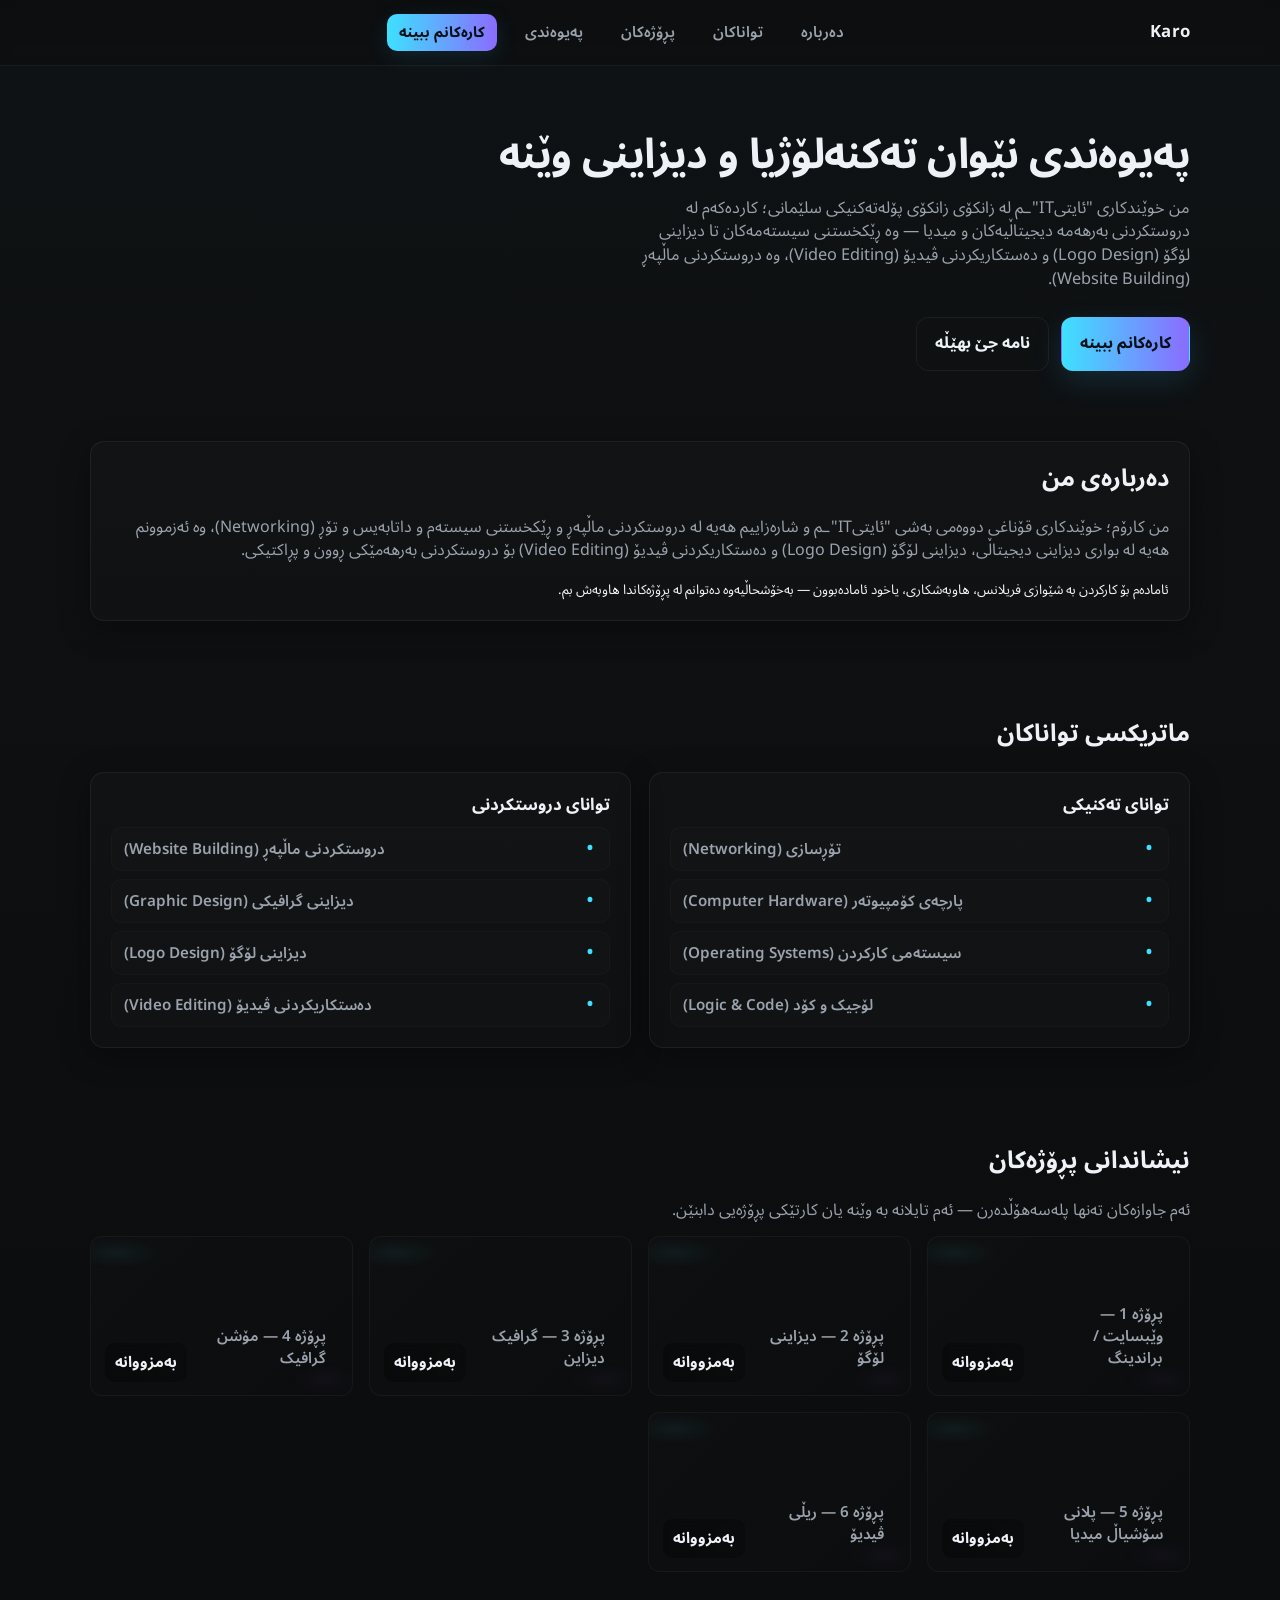
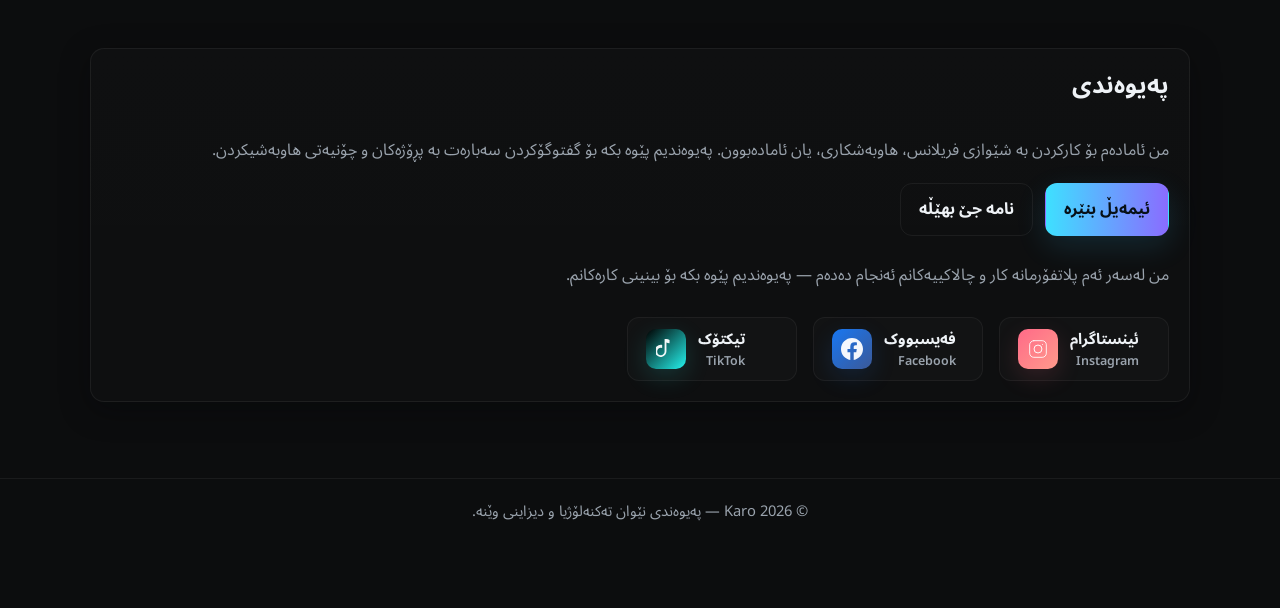
<file: Index.html>
<!doctype html>
<html lang="ku" dir="rtl">
<head>
  <meta charset="utf-8" />
  <meta name="viewport" content="width=device-width,initial-scale=1" />
  <title>KaroWeb</title>
  <link href="https://fonts.googleapis.com/css2?family=Noto+Sans+Arabic:wght@300;400;600;700&display=swap" rel="stylesheet">

  <style>
    :root{
      --bg:#0f1214; /* charcoal */
      --surface:#17191b;
      --muted:#9aa3ad;
      --text:#eef2f6;
      --accent:#3ee0ff; /* electric blue */
      --accent-2:#8a6cff; /* violet alternative */
      --radius:12px;
      --glass: rgba(255,255,255,0.03);
      --border: rgba(255,255,255,0.06);
      --max-width:1100px;
    }

    /* Basic reset & typography */
    *{box-sizing:border-box}
    html {scroll-behavior:smooth}
    body{
      margin:0;
      font-family: "Noto Sans Arabic", system-ui, -apple-system, "Segoe UI", Roboto, "Helvetica Neue", Arial;
      background:linear-gradient(180deg, var(--bg), #0c0d0e 60%);
      color:var(--text);
      -webkit-font-smoothing:antialiased;
      -moz-osx-font-smoothing:grayscale;
      line-height:1.45;
      padding-bottom:64px;
      direction: rtl;
    }

    /* Container */
    .container{
      width:90%;
      max-width:var(--max-width);
      margin:0 auto;
    }

    /* Header / Nav */
    header{
      position:sticky;
      top:0;
      z-index:60;
      backdrop-filter: blur(6px);
      background: linear-gradient(180deg, rgba(10,11,12,0.6), rgba(10,11,12,0.3));
      border-bottom: 1px solid var(--border);
    }
    .nav{
      display:flex;
      align-items:center;
      justify-content:space-between;
      gap:1rem;
      padding:14px 0;
    }
    .brand{
      font-weight:700;
      letter-spacing:0.2px;
      font-size:1.05rem;
      color:var(--text);
    }

    /* Desktop nav links */
    nav ul{
      display:flex;
      gap:18px;
      list-style:none;
      margin:0;
      padding:0;
      align-items:center;
      direction: rtl;
    }
    nav a{
      color:var(--muted);
      text-decoration:none;
      font-weight:600;
      font-size:0.95rem;
      padding:8px 10px;
      border-radius:8px;
      transition:all 220ms ease;
    }
    nav a:hover, nav a:focus{
      color:var(--text);
      background:linear-gradient(90deg, rgba(255,255,255,0.02), rgba(255,255,255,0.01));
      outline:none;
      box-shadow: 0 4px 18px rgba(62,224,255,0.06);
    }
    .cta-small{
      display:inline-block;
      padding:8px 12px;
      background:linear-gradient(90deg,var(--accent),var(--accent-2));
      color:#071017;
      font-weight:700;
      border-radius:10px;
      box-shadow: 0 6px 22px rgba(58,200,255,0.12);
      text-decoration:none;
      font-size:.92rem;
    }

    /* Mobile nav toggle */
    .mobile-toggle{
      display:none;
      background:none;
      border:0;
      color:var(--text);
      font-size:1.2rem;
    }

    /* Hero */
    .hero{
      padding:68px 0 42px;
      display:grid;
      grid-template-columns:1fr;
      gap:28px;
      align-items:center;
      text-align:right;
    }
    .hero-inner{
      display:flex;
      flex-direction:column;
      gap:20px;
      align-items:flex-start;
    }
    h1{
      margin:0;
      font-size:clamp(1.8rem, 4.6vw, 2.6rem);
      line-height:1.02;
      letter-spacing:-0.6px;
      color:var(--text);
      font-weight:700;
    }
    .sub{
      margin:0;
      color:var(--muted);
      font-size:1.02rem;
      max-width:62ch;
    }
    .hero-actions{
      display:flex;
      gap:12px;
      align-items:center;
      margin-top:6px;
      flex-wrap:wrap;
      justify-content:flex-start;
    }
    .btn{
      display:inline-flex;
      align-items:center;
      gap:10px;
      padding:14px 18px;
      border-radius:12px;
      font-weight:700;
      cursor:pointer;
      border:1px solid transparent;
      background:linear-gradient(90deg,var(--accent),var(--accent-2));
      color:#071017;
      text-decoration:none;
      transition:transform 200ms ease, box-shadow 200ms ease;
      box-shadow: 0 10px 30px rgba(58,200,255,0.14);
    }
    .btn.secondary{
      background:transparent;
      color:var(--text);
      border:1px solid var(--border);
      box-shadow:none;
    }
    .btn:active{transform:translateY(1px)}
    .btn:hover{transform:translateY(-3px)}

    /* Sections */
    section{
      padding:28px 0 48px;
      border-radius: var(--radius);
    }
    .card{
      background: linear-gradient(180deg, rgba(255,255,255,0.015), rgba(255,255,255,0.01));
      border: 1px solid var(--border);
      padding:20px;
      border-radius:14px;
      box-shadow: 0 8px 30px rgba(2,6,8,0.35);
    }

    /* About */
    .about{
      display:grid;
      grid-template-columns:1fr;
      gap:18px;
    }
    .about p{
      margin:0;
      color:var(--muted);
      font-size:1rem;
      text-align:right;
    }

    /* Skills matrix */
    .skills{
      display:grid;
      gap:18px;
      grid-template-columns:repeat(2, 1fr);
    }
    .skill-column h3{
      margin:0 0 10px 0;
      color:var(--text);
      font-size:1.05rem;
      text-align:right;
    }
    .skill-list{
      display:grid;
      gap:8px;
    }
    .skill{
      display:flex;
      gap:12px;
      align-items:center;
      padding:10px 12px;
      border-radius:10px;
      background:rgba(255,255,255,0.012);
      border:1px solid rgba(255,255,255,0.02);
      color:var(--muted);
      font-weight:600;
      font-size:0.95rem;
      transition:transform 180ms ease, box-shadow 180ms ease;
      justify-content:space-between;
    }
    .skill::before{
      content:'•';
      color:var(--accent);
      font-weight:900;
      margin-left:2px;
      margin-right:4px;
      transform:translateY(-1px);
    }
    .skill:hover{transform:translateY(-4px); box-shadow: 0 8px 20px rgba(62,224,255,0.06)}

    /* Portfolio */
    .portfolio-grid{
      display:grid;
      gap:16px;
      grid-template-columns:repeat(auto-fit, minmax(220px, 1fr));
      align-items:stretch;
    }
    .proj{
      min-height:160px;
      border-radius:12px;
      overflow:hidden;
      position:relative;
      display:flex;
      align-items:flex-end;
      padding:14px;
      color:var(--text);
      text-decoration:none;
      border:1px solid rgba(255,255,255,0.04);
      transition:transform 240ms cubic-bezier(.2,.9,.3,1), box-shadow 240ms ease;
      background:linear-gradient(135deg, rgba(255,255,255,0.01), rgba(255,255,255,0.005));
      text-align:right;
    }
    .proj .meta{
      z-index:2;
      backdrop-filter: blur(4px);
      background: linear-gradient(90deg, rgba(0,0,0,0.28), rgba(0,0,0,0.18));
      padding:8px 10px;
      border-radius:10px;
      font-weight:700;
      font-size:0.95rem;
      margin-right:6px;
    }
    .proj::after{
      content:'';
      position:absolute;
      inset:0;
      transition:opacity 300ms ease, transform 300ms ease;
      border-radius:12px;
      z-index:0;
      background:
        radial-gradient(600px 200px at 10% 10%, rgba(62,224,255,0.06), transparent 8%),
        radial-gradient(400px 180px at 90% 90%, rgba(138,108,255,0.04), transparent 10%);
      opacity:1;
    }
    .proj:hover{
      transform:translateY(-8px) scale(1.01);
      box-shadow: 0 30px 60px rgba(0,0,0,0.6), 0 8px 28px rgba(62,224,255,0.06);
    }

    .placeholder{
      display:flex;
      align-items:center;
      justify-content:flex-end;
      color:var(--muted);
      font-weight:600;
      font-size:0.95rem;
      z-index:1;
      padding:12px;
    }

    /* Social Card Styles */
    .sm-links {
      display: flex;
      gap: 16px;
      align-items: center;
      justify-content: flex-start;
      direction: rtl;
      flex-wrap: wrap;
      margin-top: 14px;
    }
    .sm-link {
      display: inline-flex;
      align-items: center;
      gap: 12px;
      padding: 10px 18px;
      border-radius: 12px;
      background: rgba(255, 255, 255, 0.02);
      color: var(--text);
      text-decoration: none;
      border: 1px solid rgba(255, 255, 255, 0.05);
      transition: transform 180ms ease, box-shadow 180ms ease, background 180ms ease;
      font-weight: 700;
      font-size: 0.95rem;
      flex-direction: row-reverse;
      min-width: 170px;
    }
    .sm-link .icon {
      width: 40px;
      height: 40px;
      min-width: 40px;
      min-height: 40px;
      display: inline-grid;
      place-items: center;
      border-radius: 10px;
    }
    .sm-link.instagram .icon {
      background: linear-gradient(135deg, #ff6a88, #ff9a8b);
      color: #fff;
      box-shadow: 0 8px 24px rgba(255, 106, 136, 0.15);
    }
    .sm-link.facebook .icon {
      background: linear-gradient(135deg, #1877f2, #3b5998);
      color: #fff;
      box-shadow: 0 8px 24px rgba(24, 119, 242, 0.15);
    }
    .sm-link.tiktok .icon {
      background: linear-gradient(135deg, #000000, #25f4ee);
      color: #fff;
      box-shadow: 0 8px 24px rgba(37, 244, 238, 0.15);
    }
    .sm-link .label {
      text-align: right;
      display: block;
      color: var(--text);
    }
    .sm-link .label small {
      display: block;
      color: var(--muted);
      font-weight: 600;
      font-size: 0.78rem;
      margin-top: 2px;
    }
    .sm-link:hover, .sm-link:focus {
      transform: translateY(-4px);
      box-shadow: 0 15px 35px rgba(0, 0, 0, 0.4), 0 4px 18px rgba(255, 255, 255, 0.02);
      background: rgba(255, 255, 255, 0.04);
      outline: none;
    }

    /* Footer */
    footer{
      margin-top:28px;
      padding:22px 0;
      color:var(--muted);
      font-size:0.92rem;
      text-align:center;
      border-top:1px solid var(--border);
      background:transparent;
      position:relative;
    }
    footer a{ color:var(--muted); text-decoration:none; font-weight:600 }
    footer a:hover{ color:var(--text); text-decoration:underline }

    /* Responsive */
    @media (max-width:880px){
      .skills{ grid-template-columns:1fr; }
      .hero{ padding:44px 0 24px }
      nav ul{ display:none }
      .mobile-toggle{ display:inline-flex; align-items:center; gap:8px }
      .mobile-nav{
        display:block;
        width:100%;
        position:relative;
      }
      .mobile-nav.open{ display:block }
      .mobile-menu{
        display:flex;
        flex-direction:column;
        gap:8px;
        margin-top:10px;
        padding:12px;
        background:var(--glass);
        border-radius:10px;
        border:1px solid var(--border);
        text-align:right;
      }
      .hero{ gap:16px }
      .hero-inner { align-items:stretch }
      .placeholder{ justify-content:center }
      .sm-links{ width:100%; justify-content:flex-start; gap:12px }
      .sm-link{ width:100%; justify-content:space-between; padding:12px }
    }

    /* Accessibility focus */
    a:focus, button:focus { outline: 3px solid rgba(62,224,255,0.12); outline-offset:3px }

    /* Reduced motion preference */
    @media (prefers-reduced-motion: reduce){
      *{ transition:none!important; animation:none!important }
    }
  </style>
</head>
<body>
  <header>
    <div class="container nav" role="navigation" aria-label="ڕێنمای سەرەکی">
      <div class="brand">Karo</div>

      <nav aria-label="دەستپێک" class="desktop-nav">
        <ul>
          <li><a href="#about">دەربارە</a></li>
          <li><a href="#skills">تواناکان</a></li>
          <li><a href="#portfolio">پڕۆژەکان</a></li>
          <li><a href="#contact">پەیوەندی</a></li>
          <li><a class="cta-small" href="#portfolio">کارەکانم ببینە</a></li>
        </ul>
      </nav>

      <div class="mobile-nav" id="mobileNav">
        <button class="mobile-toggle" id="navToggle" aria-expanded="false" aria-controls="mobileMenu" aria-label="گۆڕینی ناوبار">
          ☰
        </button>
        <div id="mobileMenu" class="mobile-menu" style="display:none">
          <a href="#about">دەربارە</a>
          <a href="#skills">تواناکان</a>
          <a href="#portfolio">پڕۆژەکان</a>
          <a href="#contact">پەیوەندی</a>
          <a class="cta-small" href="#portfolio" style="align-self:flex-start; margin-top:6px">کارەکانم ببینە</a>
        </div>
      </div>
    </div>
  </header>

  <main class="container" role="main">
    <section class="hero" aria-labelledby="hero-heading">
      <div class="hero-inner">
        <h1 id="hero-heading">پەیوەندی نێوان تەکنەلۆژیا و دیزاینی وێنە</h1>
        <p class="sub">من خوێندکارى "ئایتیIT"ـم لە زانکۆى زانکۆی پۆلەتەکنیکی سلێمانی؛ کاردەکەم لە دروستکردنی بەرهەمە دیجیتاڵیەکان و میدیا — وە ڕێکخستنی سیستەمەکان تا دیزاینی لۆگۆ (Logo Design) و دەستکاریکردنی ڤیدیۆ (Video Editing)،  وە دروستکردنی ماڵپەڕ (Website Building).</p>
        <div class="hero-actions">
          <a class="btn" href="#portfolio">کارەکانم ببینە</a>
          <a class="btn secondary" href="https://wa.me/9647710781414?text=سڵاو%20کارۆ،%20دەمەوێت%20سەبارەت%20بە%20پڕۆژەیەک%20قسە%20بکەین" target="_blank" rel="noopener">نامە جێ بهێڵە</a>
        </div>
      </div>
    </section>

    <section id="about" aria-labelledby="about-heading">
      <div class="card">
        <h2 id="about-heading" style="margin-top:0">دەربارەی من</h2>
        <div class="about">
          <p>
           من کارۆم؛ خوێندکاری قۆناغی دووەمی بەشی "ئایتیIT"ـم و شارەزاییم هەیە لە دروستکردنی ماڵپەڕ و ڕێکخستنی سیستەم و داتابەیس و تۆڕ (Networking)، وە ئەزموونم هەیە لە بواری دیزاینی دیجیتاڵی، دیزاینی لۆگۆ (Logo Design) و دەستکاریکردنی ڤیدیۆ (Video Editing) بۆ دروستکردنی بەرهەمێکی ڕوون و پڕاکتیکی.
          </p>
          <small class="muted"> ئامادەم بۆ کارکردن بە شێوازی فریلانس، هاوبەشکاری، یاخود ئامادەبوون — بەخۆشحاڵیەوە دەتوانم لە پڕۆژەکاندا هاوبەش بم.</small>
        </div>
      </div>
    </section>
    
    <section id="skills" aria-labelledby="skills-heading">
      <h2 id="skills-heading">ماتریکسی تواناکان</h2>
      <div class="skills" style="margin-top:12px">
        <div class="skill-column card">
          <h3>توانای تەکنیکی</h3>
          <div class="skill-list">
            <div class="skill">تۆڕسازی (Networking)</div>
            <div class="skill">پارچەی کۆمپیوتەر (Computer Hardware)</div>
            <div class="skill">سیستەمی کارکردن (Operating Systems)</div>
            <div class="skill">لۆجیک و کۆد (Logic & Code)</div>
          </div>
        </div>

        <div class="skill-column card">
          <h3>توانای دروستکردنی</h3>
          <div class="skill-list">
            <div class="skill">دروستکردنی ماڵپەڕ (Website Building)</div>
            <div class="skill">دیزاینی گرافیکی (Graphic Design)</div>
            <div class="skill">دیزاینی لۆگۆ (Logo Design)</div>
            <div class="skill">دەستکاریکردنی ڤیدیۆ (Video Editing)</div>
          </div>
        </div>
      </div>
    </section>

    <section id="portfolio" aria-labelledby="portfolio-heading">
      <h2 id="portfolio-heading">نیشاندانی پڕۆژەکان</h2>
      <p style="color:var(--muted); margin-top:8px; margin-bottom:14px">ئەم جاوازەکان تەنها پلەسەهۆڵدەرن — ئەم تایلانە بە وێنە یان کارتێکی پڕۆژەیی دابنێن.</p>

      <div class="portfolio-grid">
        <a class="proj" href="#" aria-label="Project 1">
          <div class="placeholder" style="z-index:1">پڕۆژە 1 — وێبسایت / براندینگ</div>
          <div class="meta">بەمزووانە</div>
        </a>

        <a class="proj" href="#" aria-label="Project 2">
          <div class="placeholder">پڕۆژە 2 — دیزاینی لۆگۆ</div>
          <div class="meta">بەمزووانە</div>
        </a>

        <a class="proj" href="#" aria-label="Project 3">
          <div class="placeholder">پڕۆژە 3 — گرافیک دیزاین</div>
          <div class="meta">بەمزووانە</div>
        </a>

        <a class="proj" href="#" aria-label="Project 4">
          <div class="placeholder">پڕۆژە 4 —  مۆشن گرافیک</div>
          <div class="meta">بەمزووانە</div>
        </a>

        <a class="proj" href="#" aria-label="Project 5">
          <div class="placeholder">پڕۆژە 5 — پلانی سۆشیاڵ میدیا</div>
          <div class="meta">بەمزووانە</div>
        </a>

        <a class="proj" href="#" aria-label="Project 6">
          <div class="placeholder">پڕۆژە 6 — ریڵی ڤیدیۆ</div>
          <div class="meta">بەمزووانە</div>
        </a>
      </div>
    </section>

    <section id="contact" aria-labelledby="contact-heading">
      <div class="card" style="display:flex;flex-direction:column;gap:16px">
        <h2 id="contact-heading" style="margin-top:0">پەیوەندی</h2>
        <p style="margin:0; color:var(--muted)">من ئامادەم بۆ کارکردن بە شێوازی فریلانس، هاوبەشکاری، یان ئامادەبوون. پەیوەندیم پێوە بکە بۆ گفتوگۆکردن سەبارەت بە پڕۆژەکان و چۆنیەتی هاوبەشیکردن.</p>

        <div style="display:flex; gap:12px; flex-wrap:wrap; margin-top:4px; justify-content:flex-start">
          <a class="btn" href="mailto:karobakr.hasan000@gmail.com">ئیمەیڵ بنێرە</a>
          <a class="btn secondary" href="https://wa.me/9647710781414?text=سڵاو%20کارۆ،%20دەمەوێت%20سەبارەت%20بە%20پڕۆژەیەک%20قسە%20بکەین" target="_blank" rel="noopener">نامە جێ بهێڵە</a>
        </div>

        <div style="margin-top: 12px;">
          <p class="desc" style="margin:0; color:var(--muted)">من لەسەر ئەم پلاتفۆرمانە کار و چالاکییەکانم ئەنجام دەدەم — پەیوەندیم پێوە بکە بۆ بینینی کارەکانم.</p>
        </div>

        <div class="sm-links" role="list" aria-label="سۆشیاڵ میدیا">
          <a role="listitem" class="sm-link instagram" href="https://www.instagram.com/karob.hasan?igsh=MTViNWhubmVrY3V3OQ==" target="_blank" rel="noopener" aria-label="ئینستاگرام — Karo">
            <span class="icon" aria-hidden="true">
              <svg width="20" height="20" viewBox="0 0 24 24" fill="none" xmlns="http://www.w3.org/2000/svg">
                <path d="M7 2h10a5 5 0 0 1 5 5v10a5 5 0 0 1-5 5H7a5 5 0 0 1-5-5V7a5 5 0 0 1 5-5z" stroke="rgba(255,255,255,0.85)" stroke-width="1.2" stroke-linecap="round" stroke-linejoin="round"/>
                <path d="M12 7.25a4.75 4.75 0 1 0 0 9.5 4.75 4.75 0 0 0 0-9.5z" stroke="rgba(255,255,255,0.95)" stroke-width="1.2"/>
                <circle cx="17.5" cy="6.5" r="0.6" fill="rgba(255,255,255,0.95)"/>
              </svg>
            </span>
            <span class="label">ئینستاگرام <small>Instagram</small></span>
          </a>

          <a role="listitem" class="sm-link facebook" href="https://www.facebook.com/share/18TjxfWVyp/" target="_blank" rel="noopener" aria-label="فەیسبووک — Karo">
            <span class="icon" aria-hidden="true">
              <svg width="22" height="22" viewBox="0 0 24 24" fill="none" xmlns="http://www.w3.org/2000/svg">
                <path d="M24 12.073c0-6.627-5.373-12-12-12s-12 5.373-12 12c0 5.99 4.388 10.954 10.125 11.854v-8.385H7.078v-3.47h3.047V9.43c0-3.007 1.792-4.669 4.533-4.669 1.312 0 2.686.235 2.686.235v2.953H15.83c-1.491 0-1.956.925-1.956 1.874v2.25h3.328l-.532 3.47h-2.796v8.385C19.612 23.027 24 18.062 24 12.073z" fill="rgba(255,255,255,0.95)"/>
              </svg>
            </span>
            <span class="label">فەیسبووک <small>Facebook</small></span>
          </a>

          <a role="listitem" class="sm-link tiktok" href="https://vt.tiktok.com/ZSQWmtr39/" target="_blank" rel="noopener" aria-label="تیکتۆک — Karo">
            <span class="icon" aria-hidden="true">
              <svg width="20" height="20" viewBox="0 0 24 24" fill="none" xmlns="http://www.w3.org/2000/svg">
                <path d="M12.525.02c1.31 0 2.57.37 3.66 1.05.04.03.07.08.07.13v3.7c0 .06-.03.11-.08.13a6.83 6.83 0 0 1-3.65-.91v10.17c0 4.02-3.27 7.29-7.3 7.29A7.3 7.3 0 0 1-1.4 14.3a7.3 7.3 0 0 1 7.29-7.29c.47 0 .93.05 1.38.13.06.01.11-.02.13-.08V10.8c0-.05-.03-.1-.08-.12a10.8 10.8 0 0 0-1.43-.1c-2.45 0-4.44 1.99-4.44 4.44a4.44 4.44 0 0 0 4.44 4.44c2.45 0 4.44-1.99 4.44-4.44V0c0-.05.04-.1.09-.1h3.76z" fill="rgba(255,255,255,0.95)"/>
              </svg>
            </span>
            <span class="label">تیکتۆک <small>TikTok</small></span>
          </a>
        </div>
      </div>
    </section>
  </main>

  <footer>
    <div class="container" style="display:flex;flex-direction:column;gap:8px;align-items:center;justify-content:center; text-align:center">
      <div>© <span id="year"></span> Karo — پەیوەندی نێوان تەکنەلۆژیا و دیزاینی وێنە.</div>
    </div>
  </footer>

  <script>
    (function(){
      const navToggle = document.getElementById('navToggle');
      const mobileMenu = document.getElementById('mobileMenu');
      navToggle && navToggle.addEventListener('click', () => {
        const isOpen = mobileMenu.style.display === 'block';
        mobileMenu.style.display = isOpen ? 'none' : 'block';
        navToggle.setAttribute('aria-expanded', String(!isOpen));
      });

      mobileMenu && mobileMenu.addEventListener('click', (e) => {
        if(e.target.tagName === 'A'){
          mobileMenu.style.display = 'none';
          navToggle.setAttribute('aria-expanded', 'false');
        }
      });

      const y = new Date().getFullYear();
      document.getElementById('year').textContent = y;
    })();
  </script>
</body>
</html>
</file>
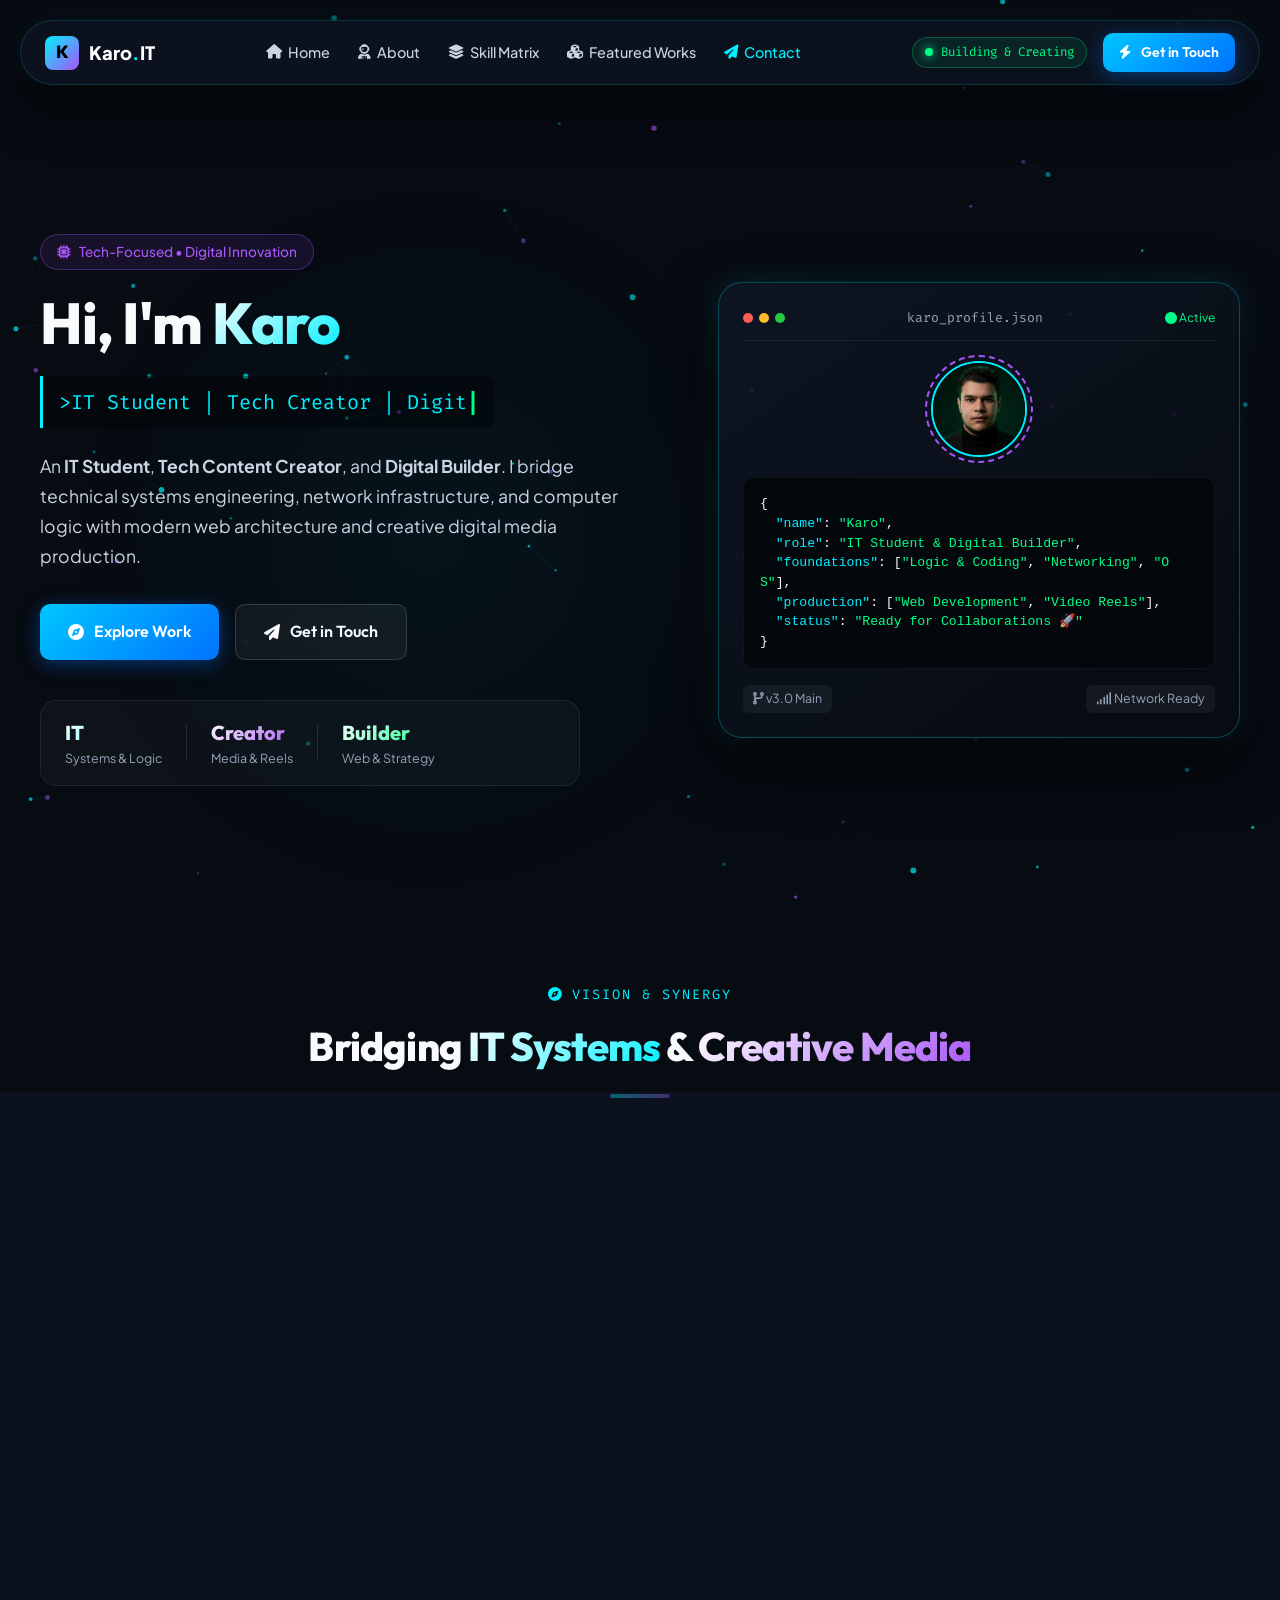
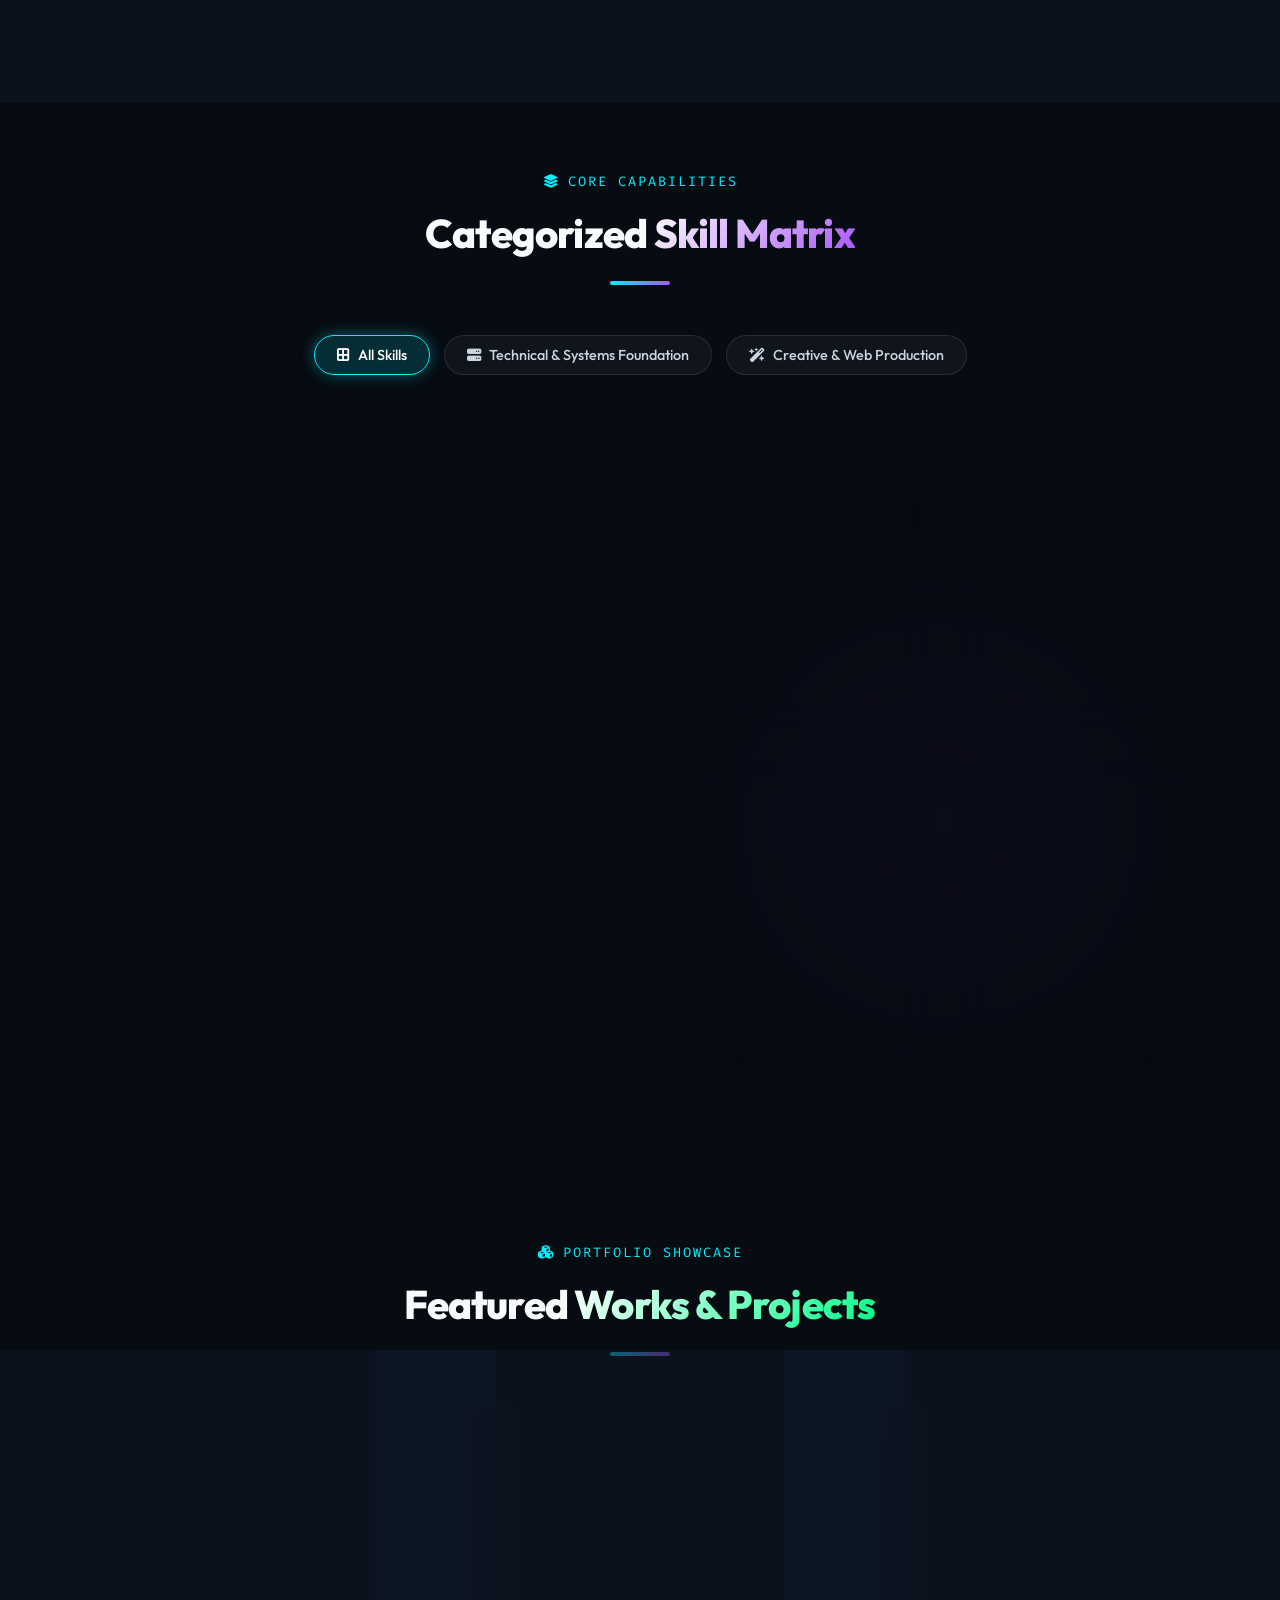
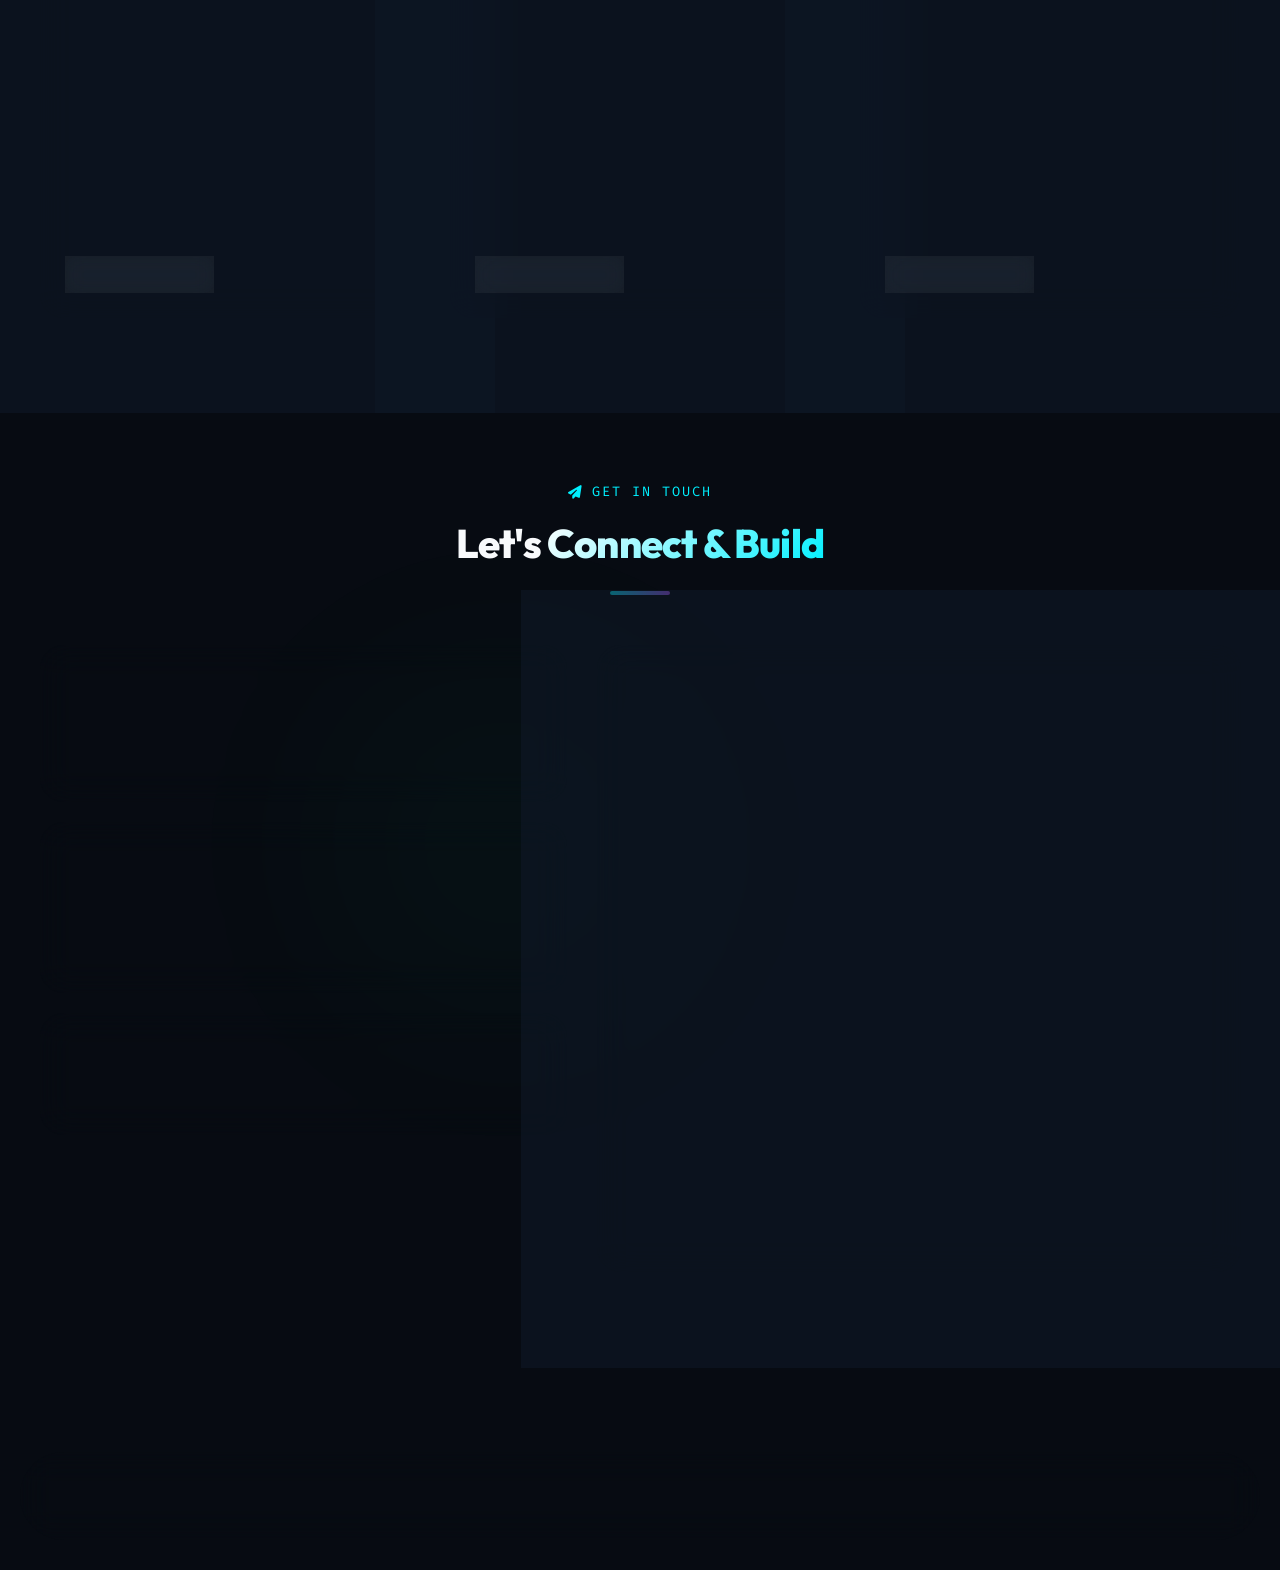
<file: index.html>
<!DOCTYPE html>
<html lang="en">

<head>
    <meta charset="UTF-8">
    <meta name="viewport" content="width=device-width, initial-scale=1.0">
    <meta name="description"
        content="Personal Website of Karo - IT & Computer Science Student, Tech Content Creator, and Digital Builder.">
    <meta name="keywords"
        content="Karo, IT Student, Computer Science, Tech Creator, Digital Builder, Web Development, Networking, Video Editing, Social Media Management">
    <meta name="author" content="Karo">

    <title>Karo | IT Student • Tech Creator • Digital Builder</title>

    <!-- Google Fonts -->
    <link rel="preconnect" href="https://fonts.googleapis.com">
    <link rel="preconnect" href="https://fonts.gstatic.com" crossorigin>
    <link
        href="https://fonts.googleapis.com/css2?family=Fira+Code:wght@400;500;600&family=Outfit:wght@300;400;500;600;700;800&family=Plus+Jakarta+Sans:wght@400;500;600;700;800&display=swap"
        rel="stylesheet">

    <!-- FontAwesome Icons -->
    <link rel="stylesheet" href="https://cdnjs.cloudflare.com/ajax/libs/font-awesome/6.4.0/css/all.min.css">

    <!-- Favicon -->
    <link rel="icon" type="image/svg+xml"
        href="data:image/svg+xml,<svg xmlns=%22http://www.w3.org/2000/svg%22 viewBox=%220 0 100 100%22><text y=%22.9em%22 font-size=%2290%22>⚡</text></svg>">

    <!-- Custom Stylesheet -->
    <link rel="stylesheet" href="./styles.css">
</head>

<body>
    <!-- Interactive Background Particle Canvas -->
    <canvas id="bg-canvas"></canvas>

    <!-- Ambient Ambient Glow Orbs -->
    <div class="glow-orb orb-cyan"></div>
    <div class="glow-orb orb-purple"></div>
    <div class="glow-orb orb-emerald"></div>

    <!-- Header Navigation -->
    <header class="navbar-container">
        <nav class="navbar glass-card">
            <a href="#" class="nav-brand">
                <div class="brand-badge">K</div>
                <span class="brand-name">Karo<span class="brand-dot">.</span>IT</span>
            </a>

            <div class="nav-menu" id="nav-menu">
                <a href="#hero" class="nav-link"><i class="fa-solid fa-house"></i> Home</a>
                <a href="#about" class="nav-link"><i class="fa-solid fa-user-astronaut"></i> About</a>
                <a href="#skills" class="nav-link"><i class="fa-solid fa-layer-group"></i> Skill Matrix</a>
                <a href="#works" class="nav-link"><i class="fa-solid fa-cubes"></i> Featured Works</a>
                <a href="#contact" class="nav-link"><i class="fa-solid fa-paper-plane"></i> Contact</a>
                <div class="mobile-nav-cta show-mobile">
                    <a href="#contact" class="btn btn-sm btn-primary btn-glow btn-block">
                        <i class="fa-solid fa-bolt"></i> Get in Touch
                    </a>
                </div>
            </div>

            <div class="nav-actions">
                <div class="status-pill hide-mobile">
                    <span class="pulse-dot"></span>
                    <span>Building & Creating</span>
                </div>
                <a href="#contact" class="btn btn-sm btn-primary btn-glow hide-mobile">
                    <i class="fa-solid fa-bolt"></i> Get in Touch
                </a>
                <button class="mobile-toggle" id="mobile-toggle" aria-label="Toggle Navigation">
                    <i class="fa-solid fa-bars"></i>
                </button>
            </div>
        </nav>
    </header>

    <!-- Main Container -->
    <main class="main-content">

        <!-- HERO HEADER SECTION -->
        <section class="hero-section" id="hero">
            <div class="hero-grid">
                <div class="hero-text-col">
                    <div class="pill-tag">
                        <i class="fa-solid fa-microchip"></i>
                        <span>Tech-Focused • Digital Innovation</span>
                    </div>

                    <h1 class="hero-title">
                        Hi, I'm <span class="gradient-text-cyan">Karo</span>
                    </h1>

                    <div class="typewriter-box">
                        <span class="term-symbol">&gt; </span>
                        <span id="typewriter-text" class="typewriter-text"></span>
                        <span class="typewriter-cursor">|</span>
                    </div>

                    <p class="hero-description">
                        An <strong>IT Student</strong>, <strong>Tech Content Creator</strong>, and <strong>Digital
                            Builder</strong>.
                        I bridge technical systems engineering, network infrastructure, and computer logic with modern
                        web architecture and creative digital media production.
                    </p>

                    <div class="hero-cta-group">
                        <a href="#works" class="btn btn-lg btn-primary btn-glow">
                            <i class="fa-solid fa-compass"></i> Explore Work
                        </a>
                        <a href="#contact" class="btn btn-lg btn-glass">
                            <i class="fa-solid fa-paper-plane"></i> Get in Touch
                        </a>
                    </div>

                    <div class="hero-quick-stats">
                        <div class="q-stat">
                            <span class="q-num gradient-text-cyan">IT</span>
                            <span class="q-label">Systems & Logic</span>
                        </div>
                        <div class="q-divider"></div>
                        <div class="q-stat">
                            <span class="q-num gradient-text-purple">Creator</span>
                            <span class="q-label">Media & Reels</span>
                        </div>
                        <div class="q-divider"></div>
                        <div class="q-stat">
                            <span class="q-num gradient-text-emerald">Builder</span>
                            <span class="q-label">Web & Strategy</span>
                        </div>
                    </div>
                </div>

                <div class="hero-visual-col">
                    <div class="hero-card-3d glass-card-interactive" id="hero-card">
                        <div class="card-glow-border"></div>
                        <div class="card-bar">
                            <div class="bar-dots">
                                <span class="dot dot-red"></span>
                                <span class="dot dot-yellow"></span>
                                <span class="dot dot-green"></span>
                            </div>
                            <span class="bar-title">karo_profile.json</span>
                            <span class="bar-status"><i class="fa-solid fa-circle"></i> Active</span>
                        </div>

                        <div class="hero-avatar-area">
                            <img src="assets/images/karo_profile_2.jpg" alt="Karo Brand Avatar" class="avatar-img">
                            <div class="avatar-glow-ring"></div>
                        </div>

                        <div class="json-code-block">
                            <pre><code class="language-json">{
  <span class="json-key">"name"</span>: <span class="json-string">"Karo"</span>,
  <span class="json-key">"role"</span>: <span class="json-string">"IT Student &amp; Digital Builder"</span>,
  <span class="json-key">"foundations"</span>: [<span class="json-string">"Logic &amp; Coding"</span>, <span class="json-string">"Networking"</span>, <span class="json-string">"OS"</span>],
  <span class="json-key">"production"</span>: [<span class="json-string">"Web Development"</span>, <span class="json-string">"Video Reels"</span>],
  <span class="json-key">"status"</span>: <span class="json-string">"Ready for Collaborations 🚀"</span>
}</code></pre>
                        </div>

                        <div class="card-foot-row">
                            <span class="foot-badge"><i class="fa-solid fa-code-branch"></i> v3.0 Main</span>
                            <span class="foot-badge"><i class="fa-solid fa-signal"></i> Network Ready</span>
                        </div>
                    </div>
                </div>
            </div>
        </section>

        <!-- ABOUT SECTION -->
        <section class="section-container" id="about">
            <div class="section-header">
                <span class="section-subtitle"><i class="fa-solid fa-compass"></i> Vision & Synergy</span>
                <h2 class="section-title">Bridging <span class="gradient-text-cyan">IT Systems</span> & <span
                        class="gradient-text-purple">Creative Media</span></h2>
                <div class="section-line"></div>
            </div>

            <div class="about-grid">
                <div class="glass-card about-intro-card">
                    <div class="about-icon-header">
                        <div class="icon-box box-cyan"><i class="fa-solid fa-laptop-code"></i></div>
                        <div>
                            <h3>Technical Systems Meets Creative Design</h3>
                            <p class="text-muted">A dual-threat approach to digital engineering</p>
                        </div>
                    </div>

                    <p class="about-text">
                        As an <strong>IT Student</strong>, I specialize in understanding how hardware, operating
                        systems, and computer networks interact under the hood. At the same time, as a <strong>Tech
                            Content Creator & Digital Builder</strong>, I craft engaging web experiences, educational
                        short-form media reels, and high-impact digital content.
                    </p>

                    <div class="about-pillars-grid">
                        <div class="pillar-item">
                            <div class="pillar-icon"><i class="fa-solid fa-network-wired"></i></div>
                            <h4>Technical & Systems</h4>
                            <p>Network setup, operating systems administration, hardware diagnostics, and core
                                programming logic.</p>
                        </div>
                        <div class="pillar-item">
                            <div class="pillar-icon"><i class="fa-solid fa-photo-film"></i></div>
                            <h4>Creative Production</h4>
                            <p>Modern responsive site building, digital media storytelling, short-form video editing,
                                and social growth strategy.</p>
                        </div>
                    </div>
                </div>
            </div>
        </section>

        <!-- SKILL MATRIX SECTION (CATEGORIZED) -->
        <section class="section-container" id="skills">
            <div class="section-header">
                <span class="section-subtitle"><i class="fa-solid fa-layer-group"></i> Core Capabilities</span>
                <h2 class="section-title">Categorized <span class="gradient-text-purple">Skill Matrix</span></h2>
                <div class="section-line"></div>
            </div>

            <!-- Filter Buttons -->
            <div class="filter-tabs-container">
                <button class="filter-btn active" data-filter="all">
                    <i class="fa-solid fa-border-all"></i> All Skills
                </button>
                <button class="filter-btn" data-filter="tech">
                    <i class="fa-solid fa-server"></i> Technical & Systems Foundation
                </button>
                <button class="filter-btn" data-filter="creative">
                    <i class="fa-solid fa-wand-magic-sparkles"></i> Creative & Web Production
                </button>
            </div>

            <!-- Skill Cards Grid -->
            <div class="skills-grid" id="skills-grid">
                <!-- Skill 1: Logic & Coding -->
                <div class="glass-card skill-card" data-category="tech">
                    <div class="skill-icon-box box-cyan">
                        <i class="fa-solid fa-code"></i>
                    </div>
                    <div class="skill-content">
                        <div class="skill-top">
                            <h4>Logic & Coding</h4>
                            <span class="skill-badge badge-tech">Foundation</span>
                        </div>
                        <p class="skill-desc">Core programming logic, algorithmic problem solving, structural code
                            architecture, and software fundamentals.</p>
                        <div class="skill-tags">
                            <span>Algorithms</span><span>Problem Solving</span><span>Software Fundamentals</span>
                        </div>
                    </div>
                </div>

                <!-- Skill 2: Computer Networking -->
                <div class="glass-card skill-card" data-category="tech">
                    <div class="skill-icon-box box-blue">
                        <i class="fa-solid fa-network-wired"></i>
                    </div>
                    <div class="skill-content">
                        <div class="skill-top">
                            <h4>Networking</h4>
                            <span class="skill-badge badge-tech">Infrastructure</span>
                        </div>
                        <p class="skill-desc">Computer network setup, TCP/IP protocols, IP addressing/subnetting,
                            routers, switches, and infrastructure concepts.</p>
                        <div class="skill-tags">
                            <span>TCP/IP</span><span>Subnetting</span><span>Network Setup</span>
                        </div>
                    </div>
                </div>

                <!-- Skill 3: Operating Systems -->
                <div class="glass-card skill-card" data-category="tech">
                    <div class="skill-icon-box box-emerald">
                        <i class="fa-solid fa-terminal"></i>
                    </div>
                    <div class="skill-content">
                        <div class="skill-top">
                            <h4>Operating Systems</h4>
                            <span class="skill-badge badge-tech">Systems</span>
                        </div>
                        <p class="skill-desc">OS administration, system configuration, CLI management, process
                            scheduling, and software environment optimization.</p>
                        <div class="skill-tags">
                            <span>OS Admin</span><span>CLI & Configuration</span><span>System Optimization</span>
                        </div>
                    </div>
                </div>

                <!-- Skill 4: Computer Hardware -->
                <div class="glass-card skill-card" data-category="tech">
                    <div class="skill-icon-box box-orange">
                        <i class="fa-solid fa-microchip"></i>
                    </div>
                    <div class="skill-content">
                        <div class="skill-top">
                            <h4>Computer Hardware</h4>
                            <span class="skill-badge badge-tech">Hardware</span>
                        </div>
                        <p class="skill-desc">Hardware components analysis, PC assembly, diagnostic testing,
                            maintenance, and hardware troubleshooting.</p>
                        <div class="skill-tags">
                            <span>Hardware Assembly</span><span>Diagnostics</span><span>Troubleshooting</span>
                        </div>
                    </div>
                </div>

                <!-- Skill 5: Social Media Management -->
                <div class="glass-card skill-card" data-category="tech">
                    <div class="skill-icon-box box-pink">
                        <i class="fa-solid fa-bullhorn"></i>
                    </div>
                    <div class="skill-content">
                        <div class="skill-top">
                            <h4>Social Media Management</h4>
                            <span class="skill-badge badge-tech">Strategy</span>
                        </div>
                        <p class="skill-desc">Platform growth strategy, audience analytics, digital community
                            engagement, and multi-channel content management.</p>
                        <div class="skill-tags">
                            <span>Strategy</span><span>Community</span><span>Platform Management</span>
                        </div>
                    </div>
                </div>

                <!-- Skill 6: Website Building -->
                <div class="glass-card skill-card" data-category="creative">
                    <div class="skill-icon-box box-purple">
                        <i class="fa-solid fa-globe"></i>
                    </div>
                    <div class="skill-content">
                        <div class="skill-top">
                            <h4>Website Building</h4>
                            <span class="skill-badge badge-creative">Production</span>
                        </div>
                        <p class="skill-desc">Modern web development, responsive UI design, glassmorphism layouts,
                            custom site deployment, and web UX.</p>
                        <div class="skill-tags">
                            <span>Responsive Web</span><span>Glassmorphism</span><span>Site Deployment</span>
                        </div>
                    </div>
                </div>

                <!-- Skill 7: Content Creation -->
                <div class="glass-card skill-card" data-category="creative">
                    <div class="skill-icon-box box-red">
                        <i class="fa-solid fa-pen-nib"></i>
                    </div>
                    <div class="skill-content">
                        <div class="skill-top">
                            <h4>Content Creation</h4>
                            <span class="skill-badge badge-creative">Media</span>
                        </div>
                        <p class="skill-desc">Educational and tech-focused content production, digital graphic design,
                            social media assets, and technical writing.</p>
                        <div class="skill-tags">
                            <span>Tech Content</span><span>Digital Graphics</span><span>Educational Media</span>
                        </div>
                    </div>
                </div>

                <!-- Skill 8: Video Editing -->
                <div class="glass-card skill-card" data-category="creative">
                    <div class="skill-icon-box box-yellow">
                        <i class="fa-solid fa-video"></i>
                    </div>
                    <div class="skill-content">
                        <div class="skill-top">
                            <h4>Video Editing</h4>
                            <span class="skill-badge badge-creative">Reels</span>
                        </div>
                        <p class="skill-desc">Short-form video editing, Instagram/TikTok reels, motion graphics, audio
                            sync, and digital media production.</p>
                        <div class="skill-tags">
                            <span>Short-Form Video</span><span>Reels Editing</span><span>Motion Media</span>
                        </div>
                    </div>
                </div>
            </div>
        </section>

        <!-- FEATURED WORKS & SHOWCASE SECTION -->
        <section class="section-container" id="works">
            <div class="section-header">
                <span class="section-subtitle"><i class="fa-solid fa-cubes"></i> Portfolio Showcase</span>
                <h2 class="section-title">Featured <span class="gradient-text-emerald">Works & Projects</span></h2>
                <div class="section-line"></div>
            </div>

            <div class="works-grid">
                <!-- Slot 1: Websites & Branding -->
                <div class="glass-card work-card">
                    <div class="work-img-wrapper gallery-trigger" data-img="assets/images/website_branding.png"
                        data-title="Websites & Branding Showcase">
                        <img src="assets/images/website_branding.png" alt="Websites & Branding Showcase">
                        <div class="work-overlay">
                            <span class="work-cat-tag"><i class="fa-solid fa-laptop-code"></i> Websites &
                                Branding</span>
                            <button class="btn btn-sm btn-glow"><i class="fa-solid fa-magnifying-glass-plus"></i> View
                                Full Build</button>
                        </div>
                    </div>
                    <div class="work-body">
                        <h3 class="work-title">Websites & Branding Builds</h3>
                        <p class="work-desc">
                            High-performance responsive websites, dark mode glass UI applications, and modern brand
                            design assets crafted for digital platforms.
                        </p>
                        <div class="work-tags">
                            <span>Responsive Web</span><span>Glassmorphism</span><span>Brand Architecture</span>
                        </div>
                        <div class="work-actions">
                            <button class="btn btn-sm btn-glass gallery-trigger-btn"
                                data-img="assets/images/website_branding.png" data-title="Websites & Branding Showcase">
                                <i class="fa-solid fa-expand"></i> Open Lightbox
                            </button>
                        </div>
                    </div>
                </div>

                <!-- Slot 2: Social Media Projects -->
                <div class="glass-card work-card">
                    <div class="work-img-wrapper gallery-trigger" data-img="assets/images/social_media.png"
                        data-title="Social Media Projects & Strategy">
                        <img src="assets/images/social_media.png" alt="Social Media Projects">
                        <div class="work-overlay">
                            <span class="work-cat-tag"><i class="fa-solid fa-bullhorn"></i> Social Media &
                                Campaign</span>
                            <button class="btn btn-sm btn-glow"><i class="fa-solid fa-magnifying-glass-plus"></i> View
                                Analytics</button>
                        </div>
                    </div>
                    <div class="work-body">
                        <h3 class="work-title">Social Media Projects & Strategy</h3>
                        <p class="work-desc">
                            Digital campaign execution, channel growth management, audience engagement analytics, and
                            tech content distribution strategy.
                        </p>
                        <div class="work-tags">
                            <span>Growth Strategy</span><span>Community</span><span>Content Distribution</span>
                        </div>
                        <div class="work-actions">
                            <button class="btn btn-sm btn-glass gallery-trigger-btn"
                                data-img="assets/images/social_media.png" data-title="Social Media Projects & Strategy">
                                <i class="fa-solid fa-expand"></i> Open Lightbox
                            </button>
                        </div>
                    </div>
                </div>

                <!-- Slot 3: Video & Media Reels -->
                <div class="glass-card work-card">
                    <div class="work-img-wrapper gallery-trigger" data-img="assets/images/video_reels.png"
                        data-title="Short-Form Video & Tech Media Reels">
                        <img src="assets/images/video_reels.png" alt="Video & Media Reels">
                        <div class="work-overlay">
                            <span class="work-cat-tag"><i class="fa-solid fa-film"></i> Video & Reels Media</span>
                            <button class="btn btn-sm btn-glow"><i class="fa-solid fa-magnifying-glass-plus"></i> View
                                Editing Suite</button>
                        </div>
                    </div>
                    <div class="work-body">
                        <h3 class="work-title">Video & Media Reels Gallery</h3>
                        <p class="work-desc">
                            Engaging short-form tech reels, educational video edits, motion graphic transitions, and
                            high-quality video post-production.
                        </p>
                        <div class="work-tags">
                            <span>Short-Form Video</span><span>Tech Reels</span><span>Post-Production</span>
                        </div>
                        <div class="work-actions">
                            <button class="btn btn-sm btn-glass gallery-trigger-btn"
                                data-img="assets/images/video_reels.png"
                                data-title="Short-Form Video & Tech Media Reels">
                                <i class="fa-solid fa-expand"></i> Open Lightbox
                            </button>
                        </div>
                    </div>
                </div>
            </div>
        </section>

        <!-- CONTACT SECTION -->
        <section class="section-container" id="contact">
            <div class="section-header">
                <span class="section-subtitle"><i class="fa-solid fa-paper-plane"></i> Get In Touch</span>
                <h2 class="section-title">Let's <span class="gradient-text-cyan">Connect & Build</span></h2>
                <div class="section-line"></div>
            </div>

            <div class="contact-grid">
                <!-- Info Column -->
                <div class="contact-info-col">
                    <div class="glass-card c-info-card">
                        <div class="c-icon icon-cyan"><i class="fa-solid fa-envelope"></i></div>
                        <div>
                            <h4>Email Contact</h4>
                            <p class="c-val">karobakr.hasan000@gmail.com</p>
                            <button class="btn btn-xs btn-outline-cyan" id="copy-email-btn">
                                <i class="fa-regular fa-copy"></i> Copy Email
                            </button>
                        </div>
                    </div>

                    <div class="glass-card c-info-card">
                        <div class="c-icon icon-purple"><i class="fa-solid fa-language"></i></div>
                        <div>
                            <h4>Language Capabilities</h4>
                            <div class="lang-badges">
                                <span class="lang-pill">English (B2)</span>
                                <span class="lang-pill">Kurdish (Native)</span>
                                <span class="lang-pill">Arabic (A2)</span>
                            </div>
                        </div>
                    </div>

                    <div class="glass-card c-info-card">
                        <div class="c-icon icon-emerald"><i class="fa-solid fa-share-nodes"></i></div>
                        <div>
                            <h4>Social Media Platforms</h4>
                            <div class="social-icons">
                                <a href="https://www.facebook.com/share/1FArAiQQY7/" target="_blank" class="social-btn"
                                    title="Facebook"><i class="fa-brands fa-facebook"></i></a>
                                <a href="https://www.instagram.com/karob.hasan?igsh=MTViNWhubmVrY3V3OQ=="
                                    target="_blank" class="social-btn" title="Instagram"><i
                                        class="fa-brands fa-instagram"></i></a>
                                <a href="https://wa.me/9647710781414?text=Hi Karo, I want to talk with you about work."
                                    target="_blank" class="social-btn" title="Whatapp"><i
                                        class="fa-brands fa-whatsapp"></i></a>
                                <a href="https://t.me/KaroBakr" target="_blank" class="social-btn" title="Telegram"><i
                                        class="fa-brands fa-telegram"></i></a>
                                <a href="https://www.linkedin.com/in/karo-b-hasan" target="_blank" class="social-btn"
                                    title="LinkedIn"><i class="fa-brands fa-linkedin"></i></a>
                            </div>
                        </div>
                    </div>
                </div>

                <!-- Form Column -->
                <div class="glass-card contact-form-card">
                    <form id="contact-form" class="contact-form">
                        <h3 class="form-title">Send a Direct Message</h3>

                        <div class="form-group">
                            <label for="name" class="form-label">Name</label>
                            <div class="input-wrap">
                                <i class="fa-regular fa-user input-icon"></i>
                                <input type="text" id="name" name="name" class="form-input" placeholder="Your Full Name"
                                    required>
                            </div>
                        </div>

                        <div class="form-group">
                            <label for="email" class="form-label">Email Address</label>
                            <div class="input-wrap">
                                <i class="fa-regular fa-envelope input-icon"></i>
                                <input type="email" id="email" name="email" class="form-input"
                                    placeholder="name@domain.com" required>
                            </div>
                        </div>

                        <div class="form-group">
                            <label for="interest" class="form-label">Collaboration Area</label>
                            <div class="input-wrap">
                                <i class="fa-solid fa-sliders input-icon"></i>
                                <select id="interest" name="interest" class="form-input">
                                    <option value="Website Building">Website Building & Web Design</option>
                                    <option value="Content & Reels">Content Creation & Video Editing</option>
                                    <option value="Networking & IT">IT & Network Setup</option>
                                    <option value="Social Strategy">Social Media Strategy</option>
                                    <option value="Other">General Discussion</option>
                                </select>
                            </div>
                        </div>

                        <div class="form-group">
                            <label for="message" class="form-label">Message</label>
                            <div class="input-wrap">
                                <textarea id="message" name="message" class="form-input form-textarea" rows="4"
                                    placeholder="Hello Karo, I'd like to collaborate on..." required></textarea>
                            </div>
                        </div>

                        <button type="submit" class="btn btn-lg btn-primary btn-glow btn-block" id="form-submit-btn">
                            <i class="fa-solid fa-paper-plane"></i> Send Message
                        </button>
                    </form>
                </div>
            </div>
        </section>

    </main>

    <!-- FOOTER -->
    <footer class="footer-container glass-card">
        <div class="footer-content">
            <div class="footer-brand">
                <div class="brand-badge">K</div>
                <span class="footer-name">Karo</span>
            </div>
            <p class="footer-copy">&copy; <span id="current-year">2026</span> Karo • IT Student, Tech Creator &amp;
                Digital Builder</p>
            <button id="back-to-top" class="back-to-top-btn" title="Back to Top">
                <i class="fa-solid fa-arrow-up"></i>
            </button>
        </div>
    </footer>

    <!-- LIGHTBOX MODAL -->
    <div class="lightbox-modal" id="lightbox-modal">
        <div class="lightbox-backdrop"></div>
        <div class="lightbox-content glass-card">
            <button class="lightbox-close" id="lightbox-close"><i class="fa-solid fa-xmark"></i></button>
            <div class="lightbox-img-wrap">
                <img src="data:image/svg+xml,%3Csvg xmlns='http://www.w3.org/2000/svg' viewBox='0 0 1 1'%3E%3C/svg%3E"
                    id="lightbox-img" alt="Work Showcase Asset">
            </div>
            <div class="lightbox-caption">
                <h4 id="lightbox-title">Work Asset</h4>
                <p class="text-muted">Designed &amp; Developed by Karo</p>
            </div>
        </div>
    </div>

    <!-- TOAST CONTAINER -->
    <div id="toast-container" class="toast-container"></div>

    <!-- Script File -->
    <script src="script.js"></script>
</body>

</html>
</file>
<file: styles.css>
/* ==========================================================================
   KARO - PERSONAL WEBSITE STYLESHEET (IT STUDENT | TECH CREATOR | BUILDER)
   ========================================================================== */

:root {
    /* Color Palette */
    --bg-dark: #070b12;
    --bg-surface: #0c1322;
    --bg-card: rgba(14, 23, 38, 0.65);
    --bg-card-hover: rgba(20, 32, 52, 0.85);

    --card-border: rgba(0, 240, 255, 0.15);
    --card-border-hover: rgba(0, 240, 255, 0.45);

    --cyan-bright: #00f0ff;
    --cyan-glow: rgba(0, 240, 255, 0.35);
    --purple-bright: #a855f7;
    --purple-glow: rgba(168, 85, 247, 0.35);
    --emerald-neon: #00ff87;
    --emerald-glow: rgba(0, 255, 135, 0.35);
    --blue-bright: #3b82f6;

    --text-primary: #f8fafc;
    --text-secondary: #cbd5e1;
    --text-muted: #94a3b8;

    /* Fonts */
    --font-heading: 'Outfit', 'Plus Jakarta Sans', sans-serif;
    --font-body: 'Plus Jakarta Sans', sans-serif;
    --font-mono: 'Fira Code', monospace;

    /* Layout Tokens */
    --container-max-width: 1240px;
    --border-radius-lg: 24px;
    --border-radius-md: 16px;
    --border-radius-sm: 10px;

    /* Transitions & Shadows */
    --transition-smooth: all 0.3s cubic-bezier(0.4, 0, 0.2, 1);
    --shadow-glass: 0 20px 50px rgba(0, 0, 0, 0.6), 0 0 30px rgba(0, 240, 255, 0.05);
}

/* RESET & BASE */
* {
    margin: 0;
    padding: 0;
    box-sizing: border-box;
}

img {
    max-width: 100%;
    height: auto;
    display: block;
}

html {
    scroll-behavior: smooth;
    font-size: 16px;
    width: 100%;
    max-width: 100%;
    overflow-x: hidden;
}

body {
    background-color: var(--bg-dark);
    color: var(--text-primary);
    font-family: var(--font-body);
    line-height: 1.6;
    overflow-x: hidden;
    position: relative;
    min-height: 100vh;
    width: 100%;
    max-width: 100%;
}

/* BACKGROUND CANVAS & AMBIENT ORBS */
#bg-canvas {
    position: fixed;
    top: 0;
    left: 0;
    width: 100vw;
    height: 100vh;
    z-index: -2;
    pointer-events: none;
}

.glow-orb {
    position: absolute;
    border-radius: 50%;
    filter: blur(120px);
    pointer-events: none;
    z-index: -1;
    opacity: 0.45;
    animation: orbFloat 14s ease-in-out infinite alternate;
}

.orb-cyan {
    width: 600px;
    height: 600px;
    background: radial-gradient(circle, rgba(0, 240, 255, 0.16), transparent 70%);
    top: 5%;
    left: 10%;
}

.orb-purple {
    width: 550px;
    height: 550px;
    background: radial-gradient(circle, rgba(168, 85, 247, 0.16), transparent 70%);
    top: 45%;
    right: 5%;
    animation-delay: -5s;
}

.orb-emerald {
    width: 500px;
    height: 500px;
    background: radial-gradient(circle, rgba(0, 255, 135, 0.14), transparent 70%);
    bottom: 10%;
    left: 20%;
    animation-delay: -9s;
}

@keyframes orbFloat {
    0% { transform: translate(0, 0) scale(0.9); }
    100% { transform: translate(40px, -40px) scale(1.15); }
}

/* GLASSMORPHISM CARD STYLING */
.glass-card {
    background: var(--bg-card);
    backdrop-filter: blur(16px);
    -webkit-backdrop-filter: blur(16px);
    border: 1px solid var(--card-border);
    border-radius: var(--border-radius-lg);
    box-shadow: var(--shadow-glass);
    transition: var(--transition-smooth);
    position: relative;
    overflow: hidden;
}

.glass-card:hover {
    border-color: var(--card-border-hover);
}

.glass-card-interactive {
    cursor: pointer;
    transform-style: preserve-3d;
    perspective: 1000px;
}

/* TYPOGRAPHY GRADIENTS */
h1, h2, h3, h4 {
    font-family: var(--font-heading);
    letter-spacing: -0.02em;
}

.gradient-text-cyan {
    background: linear-gradient(135deg, #ffffff 0%, var(--cyan-bright) 100%);
    -webkit-background-clip: text;
    -webkit-text-fill-color: transparent;
}

.gradient-text-purple {
    background: linear-gradient(135deg, #ffffff 0%, var(--purple-bright) 100%);
    -webkit-background-clip: text;
    -webkit-text-fill-color: transparent;
}

.gradient-text-emerald {
    background: linear-gradient(135deg, #ffffff 0%, var(--emerald-neon) 100%);
    -webkit-background-clip: text;
    -webkit-text-fill-color: transparent;
}

.text-muted {
    color: var(--text-muted);
}

/* BUTTONS */
.btn {
    display: inline-flex;
    align-items: center;
    justify-content: center;
    gap: 10px;
    font-family: var(--font-heading);
    font-weight: 600;
    border-radius: var(--border-radius-sm);
    padding: 12px 24px;
    cursor: pointer;
    text-decoration: none;
    transition: var(--transition-smooth);
    border: none;
    outline: none;
    white-space: nowrap;
}

.btn-sm {
    padding: 8px 16px;
    font-size: 0.875rem;
}

.btn-xs {
    padding: 5px 12px;
    font-size: 0.78rem;
}

.btn-lg {
    padding: 14px 28px;
    font-size: 1rem;
}

.btn-block {
    width: 100%;
}

.btn-primary {
    background: linear-gradient(135deg, #00c6ff 0%, #0072ff 100%);
    color: #ffffff !important;
    box-shadow: 0 4px 20px rgba(0, 114, 255, 0.4);
}

.btn-primary:hover {
    transform: translateY(-2px);
    box-shadow: 0 6px 25px rgba(0, 198, 255, 0.6);
    color: #ffffff !important;
}

.btn-glow {
    position: relative;
    color: #ffffff !important;
}

.btn-glow::after {
    content: '';
    position: absolute;
    inset: -2px;
    background: linear-gradient(135deg, var(--cyan-bright), var(--purple-bright));
    border-radius: calc(var(--border-radius-sm) + 2px);
    z-index: -1;
    opacity: 0;
    transition: var(--transition-smooth);
    filter: blur(8px);
}

.btn-glow:hover::after {
    opacity: 0.8;
}

.btn-glass {
    background: rgba(255, 255, 255, 0.05);
    color: var(--text-primary);
    border: 1px solid rgba(255, 255, 255, 0.15);
    backdrop-filter: blur(10px);
}

.btn-glass:hover {
    background: rgba(255, 255, 255, 0.12);
    border-color: rgba(255, 255, 255, 0.3);
    transform: translateY(-2px);
}

.btn-outline-cyan {
    background: transparent;
    color: var(--cyan-bright);
    border: 1px solid var(--cyan-bright);
}

.btn-outline-cyan:hover {
    background: rgba(0, 240, 255, 0.1);
    box-shadow: 0 0 15px var(--cyan-glow);
}

/* HEADER NAVBAR */
.navbar-container {
    position: fixed;
    top: 20px;
    left: 0;
    right: 0;
    z-index: 1000;
    display: flex;
    justify-content: center;
    padding: 0 20px;
}

.navbar {
    max-width: var(--container-max-width);
    width: 100%;
    height: 65px;
    padding: 0 24px;
    display: flex;
    align-items: center;
    justify-content: space-between;
    border-radius: 999px;
    overflow: visible !important;
}

.nav-brand {
    display: flex;
    align-items: center;
    gap: 10px;
    text-decoration: none;
}

.brand-badge {
    width: 34px;
    height: 34px;
    background: linear-gradient(135deg, var(--cyan-bright), var(--purple-bright));
    color: #000;
    font-weight: 800;
    font-family: var(--font-heading);
    border-radius: 8px;
    display: flex;
    align-items: center;
    justify-content: center;
    font-size: 1.1rem;
}

.brand-name {
    font-weight: 800;
    font-size: 1.15rem;
    color: #ffffff;
}

.brand-dot {
    color: var(--cyan-bright);
}

.nav-menu {
    display: flex;
    align-items: center;
    gap: 28px;
}

.nav-link {
    color: var(--text-secondary);
    text-decoration: none;
    font-size: 0.9rem;
    font-weight: 500;
    transition: var(--transition-smooth);
    display: flex;
    align-items: center;
    gap: 6px;
}

.nav-link:hover, .nav-link.active {
    color: var(--cyan-bright);
}

.nav-actions {
    display: flex;
    align-items: center;
    gap: 16px;
}

.status-pill {
    display: flex;
    align-items: center;
    gap: 8px;
    background: rgba(0, 255, 135, 0.08);
    border: 1px solid rgba(0, 255, 135, 0.25);
    color: var(--emerald-neon);
    font-family: var(--font-mono);
    font-size: 0.78rem;
    padding: 5px 12px;
    border-radius: 999px;
}

.pulse-dot {
    width: 8px;
    height: 8px;
    background-color: var(--emerald-neon);
    border-radius: 50%;
    box-shadow: 0 0 10px var(--emerald-neon);
    animation: pulse 1.8s infinite;
}

@keyframes pulse {
    0%, 100% { transform: scale(0.95); opacity: 0.8; }
    50% { transform: scale(1.2); opacity: 1; }
}

.mobile-toggle {
    display: none;
    background: none;
    border: none;
    color: var(--text-primary);
    font-size: 1.4rem;
    cursor: pointer;
}

.show-mobile {
    display: none !important;
}

.hide-mobile {
    display: flex !important;
}

/* MAIN LAYOUT & SECTIONS */
.main-content {
    max-width: var(--container-max-width);
    margin: 0 auto;
    padding: 120px 20px 60px 20px;
}

.section-container {
    padding: 80px 0;
}

.section-header {
    text-align: center;
    margin-bottom: 50px;
}

.section-subtitle {
    font-family: var(--font-mono);
    font-size: 0.85rem;
    color: var(--cyan-bright);
    text-transform: uppercase;
    letter-spacing: 2px;
    display: inline-flex;
    align-items: center;
    gap: 8px;
    margin-bottom: 8px;
}

.section-title {
    font-size: 2.5rem;
    font-weight: 800;
}

.section-line {
    width: 60px;
    height: 4px;
    background: linear-gradient(90deg, var(--cyan-bright), var(--purple-bright));
    margin: 16px auto 0 auto;
    border-radius: 2px;
}

/* HERO SECTION */
.hero-section {
    min-height: calc(100vh - 120px);
    display: flex;
    align-items: center;
    padding: 40px 0;
}

.hero-grid {
    display: grid;
    grid-template-columns: 1.1fr 0.9fr;
    gap: 40px;
    align-items: center;
    width: 100%;
}

.pill-tag {
    display: inline-flex;
    align-items: center;
    gap: 8px;
    background: rgba(168, 85, 247, 0.1);
    border: 1px solid rgba(168, 85, 247, 0.3);
    color: var(--purple-bright);
    font-size: 0.85rem;
    font-weight: 500;
    padding: 6px 16px;
    border-radius: 999px;
    margin-bottom: 20px;
}

.hero-title {
    font-size: 3.6rem;
    font-weight: 800;
    line-height: 1.15;
    margin-bottom: 20px;
}

.typewriter-box {
    font-family: var(--font-mono);
    font-size: 1.25rem;
    color: var(--cyan-bright);
    background: rgba(0, 0, 0, 0.35);
    border-left: 3px solid var(--cyan-bright);
    padding: 10px 16px;
    border-radius: 0 var(--border-radius-sm) var(--border-radius-sm) 0;
    margin-bottom: 24px;
    display: inline-flex;
    align-items: center;
    max-width: 100%;
    word-break: break-word;
    box-sizing: border-box;
}

.typewriter-cursor {
    animation: blink 0.8s infinite;
    font-weight: bold;
    color: var(--emerald-neon);
}

@keyframes blink {
    0%, 100% { opacity: 1; }
    50% { opacity: 0; }
}

.hero-description {
    font-size: 1.1rem;
    color: var(--text-secondary);
    line-height: 1.7;
    margin-bottom: 32px;
    max-width: 600px;
}

.hero-cta-group {
    display: flex;
    flex-wrap: wrap;
    gap: 16px;
    margin-bottom: 40px;
}

.hero-quick-stats {
    display: flex;
    align-items: center;
    gap: 24px;
    background: rgba(255, 255, 255, 0.03);
    border: 1px solid rgba(255, 255, 255, 0.08);
    padding: 16px 24px;
    border-radius: var(--border-radius-md);
    max-width: 540px;
}

.q-stat {
    display: flex;
    flex-direction: column;
}

.q-num {
    font-family: var(--font-heading);
    font-size: 1.25rem;
    font-weight: 800;
}

.q-label {
    font-size: 0.78rem;
    color: var(--text-muted);
}

.q-divider {
    width: 1px;
    height: 35px;
    background: rgba(255, 255, 255, 0.1);
}

/* HERO 3D CARD VISUAL */
.hero-card-3d {
    padding: 24px;
    border-radius: var(--border-radius-lg);
    background: linear-gradient(145deg, rgba(14, 23, 38, 0.85), rgba(7, 11, 18, 0.95));
    box-shadow: 0 25px 60px rgba(0, 0, 0, 0.8), 0 0 30px rgba(0, 240, 255, 0.15);
    border: 1px solid rgba(0, 240, 255, 0.25);
}

.card-bar {
    display: flex;
    align-items: center;
    justify-content: space-between;
    margin-bottom: 20px;
    padding-bottom: 12px;
    border-bottom: 1px solid rgba(255, 255, 255, 0.08);
}

.bar-dots { display: flex; gap: 6px; }
.dot { width: 10px; height: 10px; border-radius: 50%; }
.dot-red { background-color: #ff5f56; }
.dot-yellow { background-color: #ffbd2e; }
.dot-green { background-color: #27c93f; }

.bar-title {
    font-family: var(--font-mono);
    font-size: 0.82rem;
    color: var(--text-muted);
}

.bar-status {
    font-size: 0.75rem;
    color: var(--emerald-neon);
}

.hero-avatar-area {
    position: relative;
    width: 96px;
    height: 96px;
    margin: 0 auto 20px auto;
}

.avatar-img {
    width: 100%;
    height: 100%;
    object-fit: cover;
    border-radius: 50%;
    border: 2px solid var(--cyan-bright);
}

.avatar-glow-ring {
    position: absolute;
    inset: -6px;
    border-radius: 50%;
    border: 2px dashed var(--purple-bright);
    animation: rotateRing 16s linear infinite;
}

@keyframes rotateRing {
    100% { transform: rotate(360deg); }
}

.json-code-block {
    background: #04070c;
    border-radius: var(--border-radius-sm);
    padding: 16px;
    font-family: var(--font-mono);
    font-size: 0.82rem;
    line-height: 1.5;
    overflow-x: auto;
    max-width: 100%;
    box-sizing: border-box;
    border: 1px solid rgba(255, 255, 255, 0.05);
}

.json-code-block pre {
    white-space: pre-wrap;
    word-break: break-all;
    max-width: 100%;
}

.json-key { color: var(--cyan-bright); }
.json-string { color: var(--emerald-neon); }

.card-foot-row {
    display: flex;
    justify-content: space-between;
    margin-top: 16px;
    font-size: 0.78rem;
    color: var(--text-muted);
}

.foot-badge {
    background: rgba(255, 255, 255, 0.05);
    padding: 4px 10px;
    border-radius: 6px;
}

/* ABOUT SECTION */
.about-grid {
    display: grid;
    grid-template-columns: 1fr;
    gap: 30px;
}

.about-intro-card {
    padding: 40px;
}

.about-icon-header {
    display: flex;
    align-items: center;
    gap: 16px;
    margin-bottom: 20px;
}

.icon-box {
    width: 48px;
    height: 48px;
    border-radius: 12px;
    display: flex;
    align-items: center;
    justify-content: center;
    font-size: 1.3rem;
    flex-shrink: 0;
}

.box-cyan { background: rgba(0, 240, 255, 0.1); color: var(--cyan-bright); border: 1px solid rgba(0, 240, 255, 0.3); }
.box-purple { background: rgba(168, 85, 247, 0.1); color: var(--purple-bright); border: 1px solid rgba(168, 85, 247, 0.3); }
.box-emerald { background: rgba(0, 255, 135, 0.1); color: var(--emerald-neon); border: 1px solid rgba(0, 255, 135, 0.3); }
.box-blue { background: rgba(59, 130, 246, 0.1); color: var(--blue-bright); border: 1px solid rgba(59, 130, 246, 0.3); }
.box-orange { background: rgba(249, 115, 22, 0.1); color: #f97316; border: 1px solid rgba(249, 115, 22, 0.3); }
.box-pink { background: rgba(236, 72, 153, 0.1); color: #ec4899; border: 1px solid rgba(236, 72, 153, 0.3); }
.box-red { background: rgba(239, 68, 68, 0.1); color: #ef4444; border: 1px solid rgba(239, 68, 68, 0.3); }
.box-yellow { background: rgba(234, 179, 8, 0.1); color: #eab308; border: 1px solid rgba(234, 179, 8, 0.3); }

.about-text {
    font-size: 1.05rem;
    color: var(--text-secondary);
    line-height: 1.8;
    margin-bottom: 30px;
}

.about-pillars-grid {
    display: grid;
    grid-template-columns: 1fr 1fr;
    gap: 24px;
}

.pillar-item {
    background: rgba(255, 255, 255, 0.03);
    border: 1px solid rgba(255, 255, 255, 0.08);
    padding: 24px;
    border-radius: var(--border-radius-md);
}

.pillar-icon {
    font-size: 1.5rem;
    color: var(--cyan-bright);
    margin-bottom: 12px;
}

.pillar-item h4 {
    font-size: 1.1rem;
    color: #ffffff;
    margin-bottom: 8px;
}

.pillar-item p {
    font-size: 0.88rem;
    color: var(--text-muted);
}

/* SKILL MATRIX (CATEGORIZED) */
.filter-tabs-container {
    display: flex;
    justify-content: center;
    gap: 14px;
    margin-bottom: 40px;
    flex-wrap: wrap;
}

.filter-btn {
    background: rgba(255, 255, 255, 0.04);
    border: 1px solid rgba(255, 255, 255, 0.1);
    color: var(--text-secondary);
    padding: 10px 22px;
    border-radius: 999px;
    font-family: var(--font-heading);
    font-size: 0.9rem;
    font-weight: 500;
    cursor: pointer;
    transition: var(--transition-smooth);
    display: flex;
    align-items: center;
    gap: 8px;
}

.filter-btn:hover, .filter-btn.active {
    background: rgba(0, 240, 255, 0.15);
    border-color: var(--cyan-bright);
    color: #ffffff;
    box-shadow: 0 0 15px var(--cyan-glow);
}

.skills-grid {
    display: grid;
    grid-template-columns: repeat(auto-fill, minmax(280px, 1fr));
    gap: 24px;
}

.skill-card {
    padding: 24px;
    display: flex;
    gap: 16px;
    align-items: flex-start;
}

.skill-card.hidden {
    display: none;
}

.skill-icon-box {
    width: 44px;
    height: 44px;
    border-radius: 12px;
    display: flex;
    align-items: center;
    justify-content: center;
    font-size: 1.25rem;
    flex-shrink: 0;
}

.skill-top {
    display: flex;
    justify-content: space-between;
    align-items: center;
    margin-bottom: 6px;
}

.skill-top h4 {
    font-size: 1rem;
    color: #ffffff;
}

.skill-badge {
    font-size: 0.7rem;
    font-family: var(--font-mono);
    padding: 2px 8px;
    border-radius: 4px;
}

.badge-tech { background: rgba(0, 240, 255, 0.12); color: var(--cyan-bright); }
.badge-creative { background: rgba(168, 85, 247, 0.12); color: var(--purple-bright); }

.skill-desc {
    font-size: 0.84rem;
    color: var(--text-muted);
    line-height: 1.5;
    margin-bottom: 12px;
}

.skill-tags {
    display: flex;
    gap: 6px;
    flex-wrap: wrap;
}

.skill-tags span {
    font-size: 0.72rem;
    background: rgba(255, 255, 255, 0.05);
    padding: 2px 6px;
    border-radius: 4px;
    color: var(--text-secondary);
}

/* FEATURED WORKS & SHOWCASE */
.works-grid {
    display: grid;
    grid-template-columns: repeat(auto-fill, minmax(350px, 1fr));
    gap: 30px;
}

.work-card {
    display: flex;
    flex-direction: column;
    height: 100%;
}

.work-img-wrapper {
    position: relative;
    height: 220px;
    overflow: hidden;
    background: #000;
    cursor: pointer;
}

.work-img-wrapper img {
    width: 100%;
    height: 100%;
    object-fit: cover;
    transition: transform 0.5s ease;
}

.work-card:hover .work-img-wrapper img {
    transform: scale(1.08);
}

.work-overlay {
    position: absolute;
    inset: 0;
    background: rgba(7, 11, 18, 0.85);
    backdrop-filter: blur(4px);
    display: flex;
    flex-direction: column;
    align-items: center;
    justify-content: center;
    gap: 12px;
    opacity: 0;
    transition: var(--transition-smooth);
}

.work-card:hover .work-overlay {
    opacity: 1;
}

.work-cat-tag {
    font-size: 0.78rem;
    font-family: var(--font-mono);
    color: var(--cyan-bright);
    background: rgba(0, 240, 255, 0.15);
    border: 1px solid var(--cyan-bright);
    padding: 4px 12px;
    border-radius: 999px;
}

.work-body {
    padding: 24px;
    display: flex;
    flex-direction: column;
    flex-grow: 1;
}

.work-title {
    font-size: 1.25rem;
    color: #ffffff;
    margin-bottom: 8px;
}

.work-desc {
    font-size: 0.88rem;
    color: var(--text-muted);
    line-height: 1.6;
    margin-bottom: 16px;
    flex-grow: 1;
}

.work-tags {
    display: flex;
    flex-wrap: wrap;
    gap: 8px;
    margin-bottom: 20px;
}

.work-tags span {
    font-size: 0.75rem;
    color: var(--purple-bright);
    background: rgba(168, 85, 247, 0.08);
    border: 1px solid rgba(168, 85, 247, 0.2);
    padding: 3px 8px;
    border-radius: 4px;
}

.work-actions {
    display: flex;
    gap: 12px;
}

/* CONTACT SECTION & FORM */
.contact-grid {
    display: grid;
    grid-template-columns: 0.9fr 1.1fr;
    gap: 30px;
}

.contact-info-col {
    display: flex;
    flex-direction: column;
    gap: 20px;
    min-width: 0;
    width: 100%;
}

.c-info-card {
    padding: 24px;
    display: flex;
    align-items: center;
    gap: 16px;
    min-width: 0;
    width: 100%;
    box-sizing: border-box;
}

.c-info-card > div {
    min-width: 0;
    flex: 1;
}

.c-icon {
    width: 48px;
    height: 48px;
    border-radius: 12px;
    display: flex;
    align-items: center;
    justify-content: center;
    font-size: 1.2rem;
    flex-shrink: 0;
}

.c-val {
    font-weight: 600;
    color: #ffffff;
    font-size: 0.95rem;
    margin-bottom: 4px;
    word-break: break-all;
    overflow-wrap: anywhere;
}

.lang-badges {
    display: flex;
    gap: 8px;
    flex-wrap: wrap;
    margin-top: 4px;
}

.lang-pill {
    font-size: 0.75rem;
    font-family: var(--font-mono);
    background: rgba(168, 85, 247, 0.12);
    border: 1px solid rgba(168, 85, 247, 0.3);
    color: var(--purple-bright);
    padding: 2px 8px;
    border-radius: 4px;
}

.social-icons {
    display: flex;
    gap: 12px;
    margin-top: 6px;
}

.social-btn {
    width: 40px;
    height: 40px;
    border-radius: 10px;
    background: rgba(255, 255, 255, 0.05);
    border: 1px solid rgba(255, 255, 255, 0.12);
    color: var(--text-primary);
    display: flex;
    align-items: center;
    justify-content: center;
    font-size: 1.1rem;
    text-decoration: none;
    transition: var(--transition-smooth);
}

.social-btn:hover {
    background: var(--cyan-bright);
    color: #000;
    box-shadow: 0 0 15px var(--cyan-glow);
    transform: translateY(-3px);
}

.contact-form-card {
    padding: 36px;
}

.form-title {
    font-size: 1.5rem;
    color: #ffffff;
    margin-bottom: 24px;
}

.form-group {
    margin-bottom: 20px;
}

.form-label {
    display: block;
    font-size: 0.85rem;
    font-weight: 500;
    color: var(--text-secondary);
    margin-bottom: 8px;
}

.input-wrap {
    position: relative;
}

.input-icon {
    position: absolute;
    left: 16px;
    top: 50%;
    transform: translateY(-50%);
    color: var(--text-muted);
    font-size: 0.95rem;
}

.form-textarea + .input-icon, textarea.form-input ~ .input-icon {
    top: 20px;
}

.form-input {
    width: 100%;
    background: rgba(5, 10, 18, 0.7);
    border: 1px solid rgba(255, 255, 255, 0.12);
    border-radius: var(--border-radius-sm);
    padding: 12px 16px 12px 46px;
    color: #ffffff;
    font-family: var(--font-body);
    font-size: 0.95rem;
    outline: none;
    transition: var(--transition-smooth);
}

select.form-input {
    appearance: none;
    background-image: url("data:image/svg+xml;charset=US-ASCII,%3Csvg%20xmlns%3D%22http%3A%2F%2Fwww.w3.org%2F2000%2Fsvg%22%20width%3D%22293.4%22%20height%3D%22293.4%22%3E%3Cpath%20fill%3D%22%2394a3b8%22%20d%3D%22M236.4%20129.3L146.7%20219l-89.7-89.7c-4.7-4.7-4.7-12.3%200-17s12.3-4.7%2017%200l72.7%2072.7%2072.7-72.7c4.7-4.7%2012.3-4.7%2017%200s4.7%2012.3%200%2017z%22%2F%3E%3C%2Fsvg%3E");
    background-repeat: no-repeat;
    background-position: right 16px top 50%;
    background-size: 12px auto;
}

select.form-input option {
    background-color: #0c1322;
    color: #ffffff;
}

.form-input:focus {
    border-color: var(--cyan-bright);
    box-shadow: 0 0 15px var(--cyan-glow);
}

/* FOOTER */
.footer-container {
    max-width: var(--container-max-width);
    margin: 40px auto 30px auto;
    padding: 24px 30px;
    border-radius: 999px;
}

.footer-content {
    display: flex;
    align-items: center;
    justify-content: space-between;
    flex-wrap: wrap;
    gap: 16px;
}

.footer-brand {
    display: flex;
    align-items: center;
    gap: 10px;
}

.footer-name {
    font-weight: 800;
    font-size: 1rem;
}

.footer-copy {
    font-size: 0.82rem;
    color: var(--text-muted);
}

.back-to-top-btn {
    width: 38px;
    height: 38px;
    border-radius: 50%;
    background: rgba(0, 240, 255, 0.1);
    border: 1px solid var(--cyan-bright);
    color: var(--cyan-bright);
    cursor: pointer;
    display: flex;
    align-items: center;
    justify-content: center;
    transition: var(--transition-smooth);
}

.back-to-top-btn:hover {
    background: var(--cyan-bright);
    color: #000;
    box-shadow: 0 0 15px var(--cyan-glow);
}

/* LIGHTBOX MODAL */
.lightbox-modal {
    position: fixed;
    inset: 0;
    z-index: 2000;
    display: flex;
    align-items: center;
    justify-content: center;
    padding: 30px;
    opacity: 0;
    pointer-events: none;
    transition: opacity 0.3s ease;
}

.lightbox-modal.active {
    opacity: 1;
    pointer-events: auto;
}

.lightbox-backdrop {
    position: absolute;
    inset: 0;
    background: rgba(3, 7, 14, 0.9);
    backdrop-filter: blur(12px);
}

.lightbox-content {
    position: relative;
    max-width: 900px;
    width: 100%;
    max-height: 90vh;
    padding: 24px;
    display: flex;
    flex-direction: column;
    gap: 16px;
    z-index: 10;
}

.lightbox-close {
    position: absolute;
    top: 16px;
    right: 16px;
    width: 36px;
    height: 36px;
    border-radius: 50%;
    background: rgba(255, 255, 255, 0.1);
    border: 1px solid rgba(255, 255, 255, 0.2);
    color: #ffffff;
    cursor: pointer;
    font-size: 1.1rem;
    display: flex;
    align-items: center;
    justify-content: center;
    transition: var(--transition-smooth);
}

.lightbox-close:hover {
    background: #ff5f56;
    border-color: #ff5f56;
}

.lightbox-img-wrap {
    max-height: 70vh;
    overflow: hidden;
    border-radius: var(--border-radius-sm);
    display: flex;
    justify-content: center;
    align-items: center;
}

.lightbox-img-wrap img {
    max-width: 100%;
    max-height: 70vh;
    object-fit: contain;
    border-radius: var(--border-radius-sm);
}

.lightbox-caption {
    text-align: center;
}

.lightbox-caption h4 {
    font-size: 1.1rem;
    color: #ffffff;
}

/* TOAST NOTIFICATION */
.toast-container {
    position: fixed;
    bottom: 30px;
    right: 30px;
    z-index: 3000;
    display: flex;
    flex-direction: column;
    gap: 10px;
}

.toast {
    background: rgba(12, 19, 34, 0.95);
    border: 1px solid var(--cyan-bright);
    box-shadow: 0 10px 30px rgba(0, 0, 0, 0.8), 0 0 15px var(--cyan-glow);
    backdrop-filter: blur(12px);
    color: #ffffff;
    padding: 12px 20px;
    border-radius: var(--border-radius-sm);
    font-size: 0.9rem;
    display: flex;
    align-items: center;
    gap: 12px;
    animation: slideInRight 0.3s forwards;
}

@keyframes slideInRight {
    from { transform: translateX(100%); opacity: 0; }
    to { transform: translateX(0); opacity: 1; }
}

/* RESPONSIVE MEDIA QUERIES */
@media (max-width: 992px) {
    .navbar-container {
        top: 12px;
        padding: 0 12px;
        width: 100%;
        box-sizing: border-box;
        z-index: 10000;
    }

    .navbar {
        height: 60px;
        padding: 0 16px;
        width: 100%;
        box-sizing: border-box;
        position: relative;
        overflow: visible !important;
    }

    .nav-menu {
        display: none;
        position: fixed;
        top: 78px;
        left: 12px;
        right: 12px;
        background: rgba(8, 14, 26, 0.98) !important;
        border: 1px solid rgba(0, 240, 255, 0.35) !important;
        backdrop-filter: blur(24px);
        -webkit-backdrop-filter: blur(24px);
        border-radius: var(--border-radius-md);
        padding: 16px;
        flex-direction: column;
        gap: 10px;
        opacity: 0;
        visibility: hidden;
        pointer-events: none;
        box-shadow: 0 25px 60px rgba(0, 0, 0, 0.95), 0 0 30px rgba(0, 240, 255, 0.25);
        z-index: 10005 !important;
        transition: opacity 0.25s ease, visibility 0.25s ease, transform 0.25s ease;
        transform: translateY(-10px);
    }

    .nav-menu.active {
        display: flex !important;
        opacity: 1 !important;
        visibility: visible !important;
        pointer-events: auto !important;
        transform: translateY(0) !important;
    }

    .nav-link {
        padding: 12px 16px;
        width: 100%;
        border-radius: var(--border-radius-sm);
        background: rgba(255, 255, 255, 0.04);
        border: 1px solid rgba(255, 255, 255, 0.08);
        color: #f8fafc !important;
        font-size: 0.95rem;
        font-weight: 600;
        display: flex;
        align-items: center;
        gap: 10px;
        box-sizing: border-box;
        text-decoration: none;
        transition: var(--transition-smooth);
    }

    .nav-link:hover, .nav-link.active {
        background: rgba(0, 240, 255, 0.15) !important;
        border-color: rgba(0, 240, 255, 0.4) !important;
        color: var(--cyan-bright) !important;
    }

    .mobile-nav-cta {
        display: block !important;
        margin-top: 4px;
        width: 100%;
    }

    .mobile-nav-cta .btn {
        width: 100%;
        justify-content: center;
        padding: 12px 16px;
        font-size: 0.95rem;
    }

    .mobile-toggle {
        display: flex;
        align-items: center;
        justify-content: center;
        width: 42px;
        height: 42px;
        border-radius: 10px;
        background: rgba(255, 255, 255, 0.06);
        border: 1px solid rgba(255, 255, 255, 0.15);
        color: #ffffff;
        font-size: 1.3rem;
        cursor: pointer;
        transition: var(--transition-smooth);
    }

    .mobile-toggle:active {
        transform: scale(0.95);
        background: rgba(0, 240, 255, 0.2);
    }

    .hide-mobile {
        display: none !important;
    }

    .show-mobile {
        display: block !important;
    }

    .main-content {
        padding: 100px 20px 40px 20px;
        width: 100%;
        box-sizing: border-box;
    }

    .hero-grid {
        grid-template-columns: 1fr;
        text-align: center;
        gap: 32px;
        width: 100%;
    }

    .hero-description {
        margin: 0 auto 32px auto;
    }

    .typewriter-box {
        justify-content: center;
        margin: 0 auto 24px auto;
    }

    .hero-cta-group {
        justify-content: center;
    }

    .hero-quick-stats {
        margin: 0 auto;
    }

    .about-pillars-grid {
        grid-template-columns: 1fr;
    }

    .works-grid {
        grid-template-columns: repeat(auto-fill, minmax(280px, 1fr));
    }

    .contact-grid {
        grid-template-columns: 1fr;
        width: 100%;
    }
}

@media (max-width: 768px) {
    .hero-section {
        min-height: auto;
        padding: 20px 0 40px 0;
        width: 100%;
    }

    .hero-title {
        font-size: clamp(2rem, 7vw, 2.8rem);
    }

    .typewriter-box {
        font-size: clamp(0.85rem, 3.5vw, 1.05rem);
        max-width: 100%;
        padding: 8px 12px;
        white-space: normal;
        word-break: break-word;
    }

    .hero-description {
        font-size: 1rem;
    }

    .hero-quick-stats {
        flex-direction: column;
        gap: 12px;
        width: 100%;
        max-width: 100%;
        padding: 16px;
        text-align: center;
        box-sizing: border-box;
    }

    .q-divider {
        width: 80%;
        height: 1px;
        margin: 2px auto;
    }

    .section-container {
        padding: 40px 0;
        width: 100%;
    }

    .section-header {
        margin-bottom: 28px;
    }

    .section-title {
        font-size: 1.85rem;
    }

    .about-intro-card {
        padding: 24px 18px;
    }

    .skills-grid {
        grid-template-columns: 1fr;
    }

    .works-grid {
        grid-template-columns: 1fr;
    }

    .c-info-card {
        padding: 20px 16px;
        gap: 14px;
        width: 100%;
        box-sizing: border-box;
    }

    .contact-form-card {
        padding: 24px 18px;
        width: 100%;
        box-sizing: border-box;
    }

    .lightbox-modal {
        padding: 16px;
    }

    .lightbox-content {
        padding: 16px;
    }

    .toast-container {
        bottom: 16px;
        right: 16px;
        left: 16px;
    }

    .toast {
        width: 100%;
        box-sizing: border-box;
    }

    .glow-orb {
        opacity: 0.2;
        filter: blur(70px);
        max-width: 100vw;
    }

    .orb-cyan { width: 280px; height: 280px; }
    .orb-purple { width: 260px; height: 260px; }
    .orb-emerald { width: 240px; height: 240px; }
}

@media (max-width: 480px) {
    .main-content {
        padding: 85px 12px 30px 12px;
        width: 100%;
        box-sizing: border-box;
    }

    .brand-name {
        font-size: 0.95rem;
    }

    .hero-title {
        font-size: 1.75rem;
    }

    .pill-tag {
        font-size: 0.75rem;
        padding: 4px 12px;
    }

    .hero-cta-group {
        flex-direction: column;
        width: 100%;
        gap: 12px;
    }

    .hero-cta-group .btn {
        width: 100%;
    }

    .typewriter-box {
        font-size: 0.8rem;
        padding: 6px 10px;
    }

    .filter-tabs-container {
        flex-wrap: nowrap;
        overflow-x: auto;
        justify-content: flex-start;
        padding-bottom: 10px;
        width: 100%;
        -webkit-overflow-scrolling: touch;
        scrollbar-width: none;
    }

    .filter-tabs-container::-webkit-scrollbar {
        display: none;
    }

    .filter-btn {
        flex-shrink: 0;
        padding: 8px 14px;
        font-size: 0.8rem;
    }

    .skill-card {
        padding: 16px 12px;
    }

    .work-img-wrapper {
        height: 180px;
    }

    .work-body {
        padding: 16px;
    }

    .work-actions {
        flex-direction: column;
        gap: 8px;
    }

    .work-actions .btn {
        width: 100%;
    }

    .c-info-card {
        padding: 16px 14px;
        gap: 12px;
    }

    .c-val {
        font-size: 0.85rem;
    }

    .social-icons {
        flex-wrap: wrap;
        gap: 8px;
    }

    .social-btn {
        width: 36px;
        height: 36px;
        font-size: 1rem;
    }

    .footer-container {
        border-radius: var(--border-radius-md);
        padding: 20px 16px;
        margin: 24px auto 16px auto;
        width: 100%;
        box-sizing: border-box;
    }

    .footer-content {
        flex-direction: column;
        text-align: center;
        justify-content: center;
    }
}
</file>
